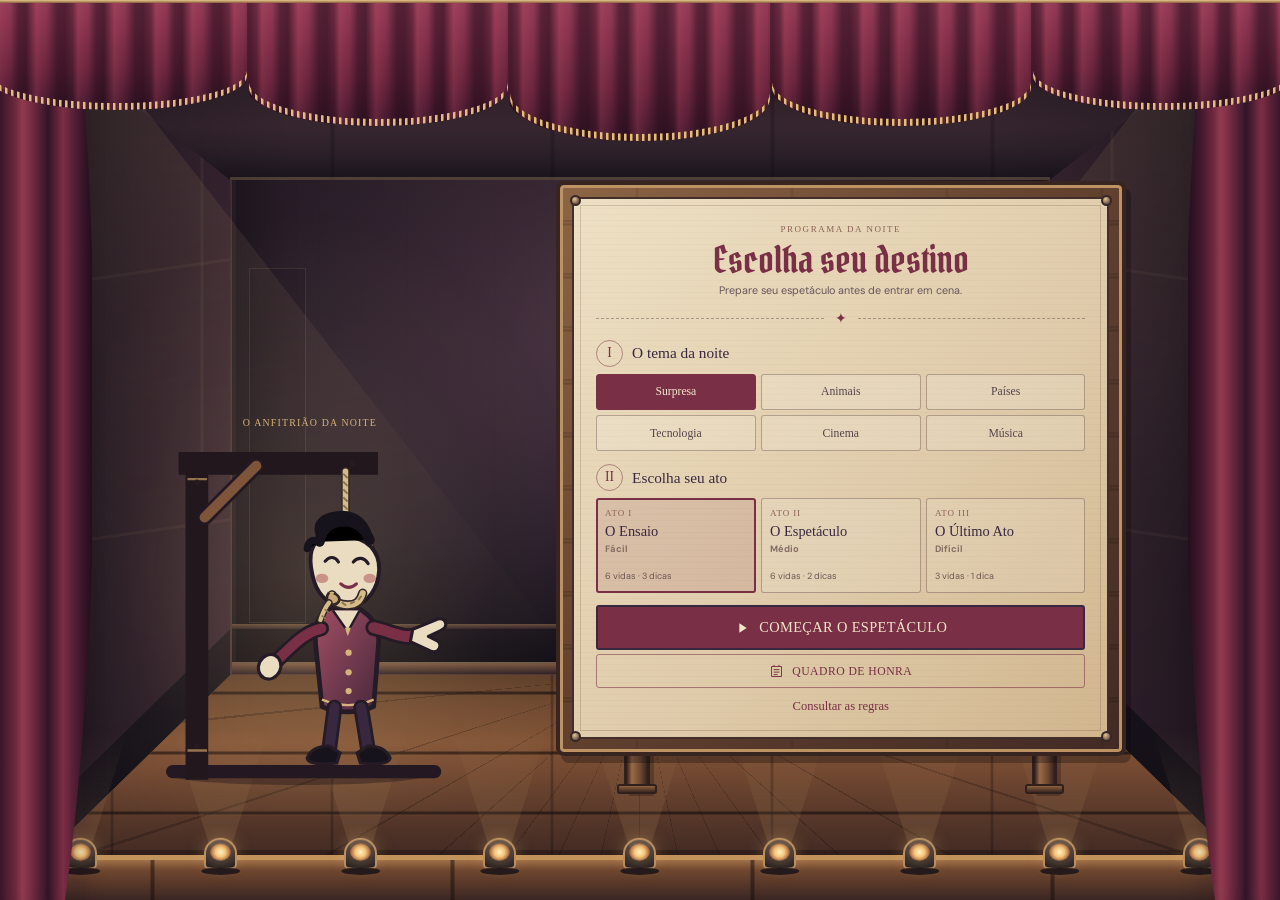
<file: index.html>
<!DOCTYPE html>
<html lang="pt-BR">
<head>
  <meta charset="UTF-8">
  <meta name="viewport" content="width=device-width, initial-scale=1.0">
  <meta name="theme-color" content="#17131c">
  <meta name="description" content="A Forca: entre no Teatro dos Condenados, escolha seu ato e descubra as palavras antes que o espetáculo termine.">
  <title>A FORCA</title>
  <link rel="icon" type="image/svg+xml" href="assets/favicon.svg">
  <link rel="preconnect" href="https://fonts.googleapis.com">
  <link rel="preconnect" href="https://fonts.gstatic.com" crossorigin>
<link rel="stylesheet" href="./css/Global.css">
<link rel="stylesheet" href="./css/Theater.css">
<link rel="stylesheet" href="./css/HomeScreen.css">
</head>
<body class="home-page">
  <div id="homeScreen" class="theater-home">
    <div class="theater-backdrop" aria-hidden="true">
      <div class="backdrop-wall"></div>

      <div class="stage-box">
        <div class="stage-box-ceiling"></div>

        <div class="stage-box-back-wall">
          <div class="back-wall-panel back-wall-panel-left"></div>
          <div class="back-wall-panel back-wall-panel-right"></div>
          <div class="back-wall-molding"></div>
        </div>

        <div class="stage-box-side stage-box-side-left">
          <div class="side-wall-panel"></div>
          <div class="side-wall-molding"></div>
        </div>

        <div class="stage-box-side stage-box-side-right">
          <div class="side-wall-panel"></div>
          <div class="side-wall-molding"></div>
        </div>
      </div>

      <div class="backdrop-spotlight backdrop-spotlight-left"></div>
      <div class="backdrop-spotlight backdrop-spotlight-right"></div>
      <div class="backdrop-vignette"></div>
    </div>

    <div class="theater-proscenium" aria-hidden="true">
      <div class="side-curtain side-curtain-left">
        <div class="curtain-fabric"></div>
        <div class="curtain-fold curtain-fold-one"></div>
        <div class="curtain-fold curtain-fold-two"></div>
        <div class="curtain-fold curtain-fold-three"></div>
      </div>

      <div class="side-curtain side-curtain-right">
        <div class="curtain-fabric"></div>
        <div class="curtain-fold curtain-fold-one"></div>
        <div class="curtain-fold curtain-fold-two"></div>
        <div class="curtain-fold curtain-fold-three"></div>
      </div>

      <div class="proscenium-top">
        <div class="proscenium-fabric"></div>
        <div class="proscenium-pleats"></div>

        <div class="proscenium-swags">
          <div class="proscenium-swag proscenium-swag-one"></div>
          <div class="proscenium-swag proscenium-swag-two"></div>
          <div class="proscenium-swag proscenium-swag-three"></div>
          <div class="proscenium-swag proscenium-swag-four"></div>
          <div class="proscenium-swag proscenium-swag-five"></div>
        </div>

        <div class="proscenium-scallops"></div>
        <div class="proscenium-fringe"></div>
        <div class="proscenium-gold-trim"></div>
      </div>

      <div class="proscenium-trim"></div>
    </div>

    <main class="stage-main">
      <div class="stage-performance">
        <section class="stage-character" aria-label="Personagem do Teatro dos Condenados">
          <div class="character-spotlight" aria-hidden="true"></div>

          <div class="character-speech" id="characterSpeech" aria-live="polite" aria-hidden="true">
            <span class="character-speech-intro">SENHORAS E SENHORES, APRESENTAMOS</span>
            <strong>A FORCA</strong>
          </div>

          <div class="character-introduction">
            <span>O ANFITRIÃO DA NOITE</span>
          </div>

          <div class="character-illustration">
            <div class="home-hangman">
              <svg viewBox="0 0 390 450" role="img" aria-label="Personagem de desenho animado em uma forca de madeira, com um laço de corda ao redor do pescoço">
                <defs>
                  <linearGradient id="stageWood" x1="0" y1="0" x2="1" y2="1">
                    <stop offset="0%" stop-color="#a47b57"/>
                    <stop offset="48%" stop-color="#68442f"/>
                    <stop offset="100%" stop-color="#342324"/>
                  </linearGradient>

                  <linearGradient id="stageSuit" x1="0" y1="0" x2="1" y2="1">
                    <stop offset="0%" stop-color="#a24e63"/>
                    <stop offset="100%" stop-color="#48283c"/>
                  </linearGradient>
                </defs>

                <ellipse cx="180" cy="430" rx="158" ry="11" fill="#100d14" opacity=".35"/>

                <g class="gallows-structure">
                  <path d="M20 424H355" stroke="#241923" stroke-width="17" stroke-linecap="round"/>
                  <path d="M51 420V30" stroke="#21171c" stroke-width="29" stroke-linecap="square"/>
                  <path d="M51 420V30" stroke="url(#stageWood)" stroke-width="22" stroke-linecap="square"/>

                  <path d="M42 30H268" stroke="#21171c" stroke-width="29" stroke-linecap="square"/>
                  <path d="M42 30H268" stroke="url(#stageWood)" stroke-width="21" stroke-linecap="square"/>

                  <path d="M61 99L127 33" stroke="#241923" stroke-width="20" stroke-linecap="round"/>
                  <path d="M61 99L127 33" stroke="#7e543b" stroke-width="13" stroke-linecap="round"/>

                  <path d="M39 50H64M39 397H64" stroke="#c79a64" stroke-width="3" opacity=".7"/>
                  <circle cx="51" cy="54" r="3.5" fill="#261c20"/>
                  <circle cx="51" cy="391" r="3.5" fill="#261c20"/>
                  <circle cx="250" cy="30" r="4" fill="#261c20"/>
                </g>

                <g class="gallows-rope">
                  <path d="M241 40V109" fill="none" stroke="#342826" stroke-width="11" stroke-linecap="round"/>
                  <path d="M241 40V109" fill="none" stroke="#d6bc8b" stroke-width="7" stroke-linecap="round"/>

                  <path d="M239 44L243 48M239 54L243 58M239 64L243 68M239 74L243 78M239 84L243 88M239 94L243 98" stroke="#8e734f" stroke-width="2.5" stroke-linecap="round"/>

                  <path d="M241 109C221 109 210 124 210 145C210 165 219 187 224 198" fill="none" stroke="#342826" stroke-width="11" stroke-linecap="round"/>
                  <path d="M241 109C221 109 210 124 210 145C210 165 219 187 224 198" fill="none" stroke="#d6bc8b" stroke-width="7" stroke-linecap="round"/>

                  <path d="M241 109C261 109 273 124 273 145C273 164 268 182 263 196" fill="none" stroke="#342826" stroke-width="11" stroke-linecap="round"/>
                  <path d="M241 109C261 109 273 124 273 145C273 164 268 182 263 196" fill="none" stroke="#d6bc8b" stroke-width="7" stroke-linecap="round"/>
                </g>

                <g class="home-part" id="homeHead">
                  <path d="M208 129C197 109 206 96 230 93C256 90 274 107 273 130" fill="#17131c" stroke="#17131c" stroke-width="4"/>

                  <path d="M208 127C194 136 194 157 201 181C207 200 223 214 242 214C263 214 279 197 283 175C288 150 275 129 251 125C234 122 220 123 208 127Z" fill="#e9dcc1" stroke="#241b26" stroke-width="5"/>

                  <path d="M215 155C221 148 228 149 232 156M251 156C257 149 265 150 270 158" stroke="#241b26" stroke-width="4" stroke-linecap="round" fill="none"/>
                  <path d="M235 184Q245 193 255 184" stroke="#792f45" stroke-width="4" stroke-linecap="round" fill="none"/>

                  <ellipse cx="211" cy="177" rx="8" ry="6" fill="#b96c69" opacity=".65"/>
                  <ellipse cx="272" cy="177" rx="8" ry="6" fill="#b96c69" opacity=".65"/>

                  <path d="M208 130C211 111 225 104 240 104C254 104 266 113 272 128" stroke="#17131c" stroke-width="13" stroke-linecap="round"/>
                  <path d="M209 131C199 125 193 130 192 139" stroke="#17131c" stroke-width="9" stroke-linecap="round"/>
                </g>

                <g class="home-part" id="homeBody">
                  <path d="M222 215C204 223 201 239 203 263L211 341C229 350 257 350 277 341L283 264C286 240 274 224 257 215Z" fill="url(#stageSuit)" stroke="#241b26" stroke-width="6" stroke-linejoin="round"/>

                  <path d="M225 218L244 245L259 218" fill="#e9dcc1" stroke="#241b26" stroke-width="3"/>
                  <path d="M240 240L244 251L248 240" fill="#d6b37a"/>

                  <circle cx="245" cy="272" r="4" fill="#d6b37a"/>
                  <circle cx="245" cy="297" r="4" fill="#d6b37a"/>
                  <circle cx="245" cy="321" r="4" fill="#d6b37a"/>

                  <path d="M211 332Q245 346 277 332" stroke="#d6b37a" stroke-width="3" fill="none"/>
                </g>

                <g class="home-part" id="homeArmL">
                  <path d="M210 241C185 247 169 268 149 286" fill="none" stroke="#241b26" stroke-width="20" stroke-linecap="round"/>
                  <path d="M210 241C185 247 169 268 149 286" fill="none" stroke="#792f45" stroke-width="13" stroke-linecap="round"/>
                  <ellipse cx="144" cy="290" rx="14" ry="16" fill="#e9dcc1" stroke="#241b26" stroke-width="4" transform="rotate(25 144 290)"/>
                </g>

                <g class="home-part character-pointing-arm" id="homeArmR">
                  <path d="M277 240C301 245 316 257 337 248" fill="none" stroke="#241b26" stroke-width="21" stroke-linecap="round"/>
                  <path d="M277 240C301 245 316 257 337 248" fill="none" stroke="#792f45" stroke-width="14" stroke-linecap="round"/>

                  <path d="M327 242L359 229Q367 227 369 234Q371 240 362 244L347 251L359 257Q365 263 359 269Q354 273 346 268L324 258Z" fill="#e9dcc1" stroke="#241b26" stroke-width="4" stroke-linejoin="round"/>
                </g>

                <g class="home-part" id="homeLegL">
                  <path d="M227 342L220 397" stroke="#241b26" stroke-width="20" stroke-linecap="round"/>
                  <path d="M227 342L220 397" stroke="#38283f" stroke-width="13" stroke-linecap="round"/>
                  <path d="M220 391Q197 392 192 407Q194 417 230 413L234 400Z" fill="#17131c" stroke="#241b26" stroke-width="4"/>
                </g>

                <g class="home-part" id="homeLegR">
                  <path d="M261 342L270 397" stroke="#241b26" stroke-width="20" stroke-linecap="round"/>
                  <path d="M261 342L270 397" stroke="#38283f" stroke-width="13" stroke-linecap="round"/>
                  <path d="M270 391Q293 392 298 407Q296 417 260 413L256 400Z" fill="#17131c" stroke="#241b26" stroke-width="4"/>
                </g>

                <g class="gallows-rope-front">
                  <path d="M224 198C226 207 233 211 244 211C254 211 260 207 263 196" fill="none" stroke="#342826" stroke-width="12" stroke-linecap="round"/>
                  <path d="M224 198C226 207 233 211 244 211C254 211 260 207 263 196" fill="none" stroke="#d6bc8b" stroke-width="8" stroke-linecap="round"/>

                  <path d="M227 203L231 207M237 208L241 211M248 209L252 207M258 204L261 200" stroke="#8e734f" stroke-width="2.5" stroke-linecap="round"/>

                  <path d="M220 195C217 199 216 204 220 208C224 212 231 211 233 205C234 201 230 197 226 196" fill="#c9a977" stroke="#342826" stroke-width="3.5" stroke-linejoin="round"/>

                  <path d="M220 208C215 214 212 221 209 230" fill="none" stroke="#342826" stroke-width="9" stroke-linecap="round"/>
                  <path d="M220 208C215 214 212 221 209 230" fill="none" stroke="#d6bc8b" stroke-width="5.5" stroke-linecap="round"/>

                  <path d="M215 217L219 220M211 225L215 228" stroke="#8e734f" stroke-width="2" stroke-linecap="round"/>
                </g>
              </svg>
            </div>
          </div>
        </section>

        <section class="stage-sign" aria-labelledby="signTitle">
          <div class="sign-board">
            <div class="sign-board-inner">
              <div class="sign-heading">
                <span class="sign-eyebrow">PROGRAMA DA NOITE</span>
                <h2 id="signTitle">Escolha seu destino</h2>
                <p>Prepare seu espetáculo antes de entrar em cena.</p>
              </div>

              <div class="sign-divider" aria-hidden="true">
                <span></span>
                <span class="sign-divider-symbol">✦</span>
                <span></span>
              </div>

              <div class="home-category-section">
                <div class="sign-section-heading">
                  <span class="sign-section-number">I</span>
                  <h3 id="categoryHeading">O tema da noite</h3>
                </div>

                <div class="home-category-options" id="categoryOptions" role="group" aria-labelledby="categoryHeading">
                  <button type="button" data-cat="random" class="active" aria-pressed="true">Surpresa</button>
                  <button type="button" data-cat="animais" aria-pressed="false">Animais</button>
                  <button type="button" data-cat="paises" aria-pressed="false">Países</button>
                  <button type="button" data-cat="tecnologia" aria-pressed="false">Tecnologia</button>
                  <button type="button" data-cat="cinema" aria-pressed="false">Cinema</button>
                  <button type="button" data-cat="musica" aria-pressed="false">Música</button>
                </div>
              </div>

              <div class="home-diff-section">
                <div class="sign-section-heading">
                  <span class="sign-section-number">II</span>
                  <h3 id="difficultyHeading">Escolha seu ato</h3>
                </div>

                <div class="home-diff-options" role="group" aria-labelledby="difficultyHeading">
                  <button type="button" data-diff="easy" class="active" aria-pressed="true">
                    <span class="diff-act-number">ATO I</span>
                    <span class="diff-label">O Ensaio</span>
                    <span class="diff-description">Fácil</span>
                    <span class="diff-detail">6 vidas · 3 dicas</span>
                  </button>

                  <button type="button" data-diff="medium" aria-pressed="false">
                    <span class="diff-act-number">ATO II</span>
                    <span class="diff-label">O Espetáculo</span>
                    <span class="diff-description">Médio</span>
                    <span class="diff-detail">6 vidas · 2 dicas</span>
                  </button>

                  <button type="button" data-diff="hard" aria-pressed="false">
                    <span class="diff-act-number">ATO III</span>
                    <span class="diff-label">O Último Ato</span>
                    <span class="diff-description">Difícil</span>
                    <span class="diff-detail">3 vidas · 1 dica</span>
                  </button>
                </div>
              </div>

              <div class="sign-actions">
                <button class="home-btn-play" id="playBtn" type="button">
                  <svg viewBox="0 0 24 24" fill="none" aria-hidden="true">
                    <path d="M8 5L19 12L8 19V5Z" fill="currentColor"/>
                  </svg>
                  <span>COMEÇAR O ESPETÁCULO</span>
                </button>
                  <button class="home-btn-history" id="historyHomeBtn" type="button">
                    <svg viewBox="0 0 24 24" fill="none" aria-hidden="true">
                      <path d="M4 4H20V20H4V4Z" stroke="currentColor" stroke-width="1.5"/>
                      <path d="M8 9H16M8 13H16M8 17H13" stroke="currentColor" stroke-width="1.5" stroke-linecap="round"/>
                      <path d="M8 4V2M16 4V2" stroke="currentColor" stroke-width="1.5" stroke-linecap="round"/>
                    </svg>
                    <span>QUADRO DE HONRA</span>
                  </button>
                <button class="home-btn-rules" id="rulesHomeBtn" type="button">
                  Consultar as regras
                </button>
              </div>
            </div>

            <span class="sign-nail sign-nail-top-left" aria-hidden="true"></span>
            <span class="sign-nail sign-nail-top-right" aria-hidden="true"></span>
            <span class="sign-nail sign-nail-bottom-left" aria-hidden="true"></span>
            <span class="sign-nail sign-nail-bottom-right" aria-hidden="true"></span>
          </div>

          <div class="sign-supports" aria-hidden="true">
            <div class="sign-support sign-support-left"></div>
            <div class="sign-support sign-support-right"></div>
          </div>
        </section>
      </div>
    </main>

    <div class="stage-floor" aria-hidden="true">
      <div class="stage-floor-back"></div>
      <div class="stage-floor-planks"></div>
      <div class="stage-floor-front"></div>

      <div class="footlights">
        <div class="footlight"><span></span></div>
        <div class="footlight"><span></span></div>
        <div class="footlight"><span></span></div>
        <div class="footlight"><span></span></div>
        <div class="footlight"><span></span></div>
        <div class="footlight"><span></span></div>
        <div class="footlight"><span></span></div>
        <div class="footlight"><span></span></div>
        <div class="footlight"><span></span></div>
      </div>
    </div>

    <div class="curtain-transition" id="curtainTransition" aria-hidden="true">
      <div class="transition-curtain transition-curtain-left">
        <div class="transition-curtain-folds"></div>
        <div class="transition-curtain-trim"></div>
      </div>

      <div class="transition-curtain transition-curtain-right">
        <div class="transition-curtain-folds"></div>
        <div class="transition-curtain-trim"></div>
      </div>

      <div class="transition-curtain-valance"></div>
    </div>
  </div>

<div class="history-modal-overlay theater-modal-overlay" id="historyModal" hidden>
  <div class="history-modal theater-modal" role="dialog" aria-modal="true" aria-labelledby="historyModalTitle" tabindex="-1">
    <button class="history-modal-close theater-modal-close" id="historyCloseBtn" type="button" aria-label="Fechar histórico">
      &times;
    </button>

    <div class="history-modal-heading">
      <span class="history-modal-eyebrow theater-modal-eyebrow">OS REGISTROS DO TEATRO</span>
      <h2 class="theater-modal-title" id="historyModalTitle">Quadro de Honra</h2>
      <p class="theater-modal-description">Os melhores desempenhos registrados neste navegador.</p>
    </div>

    <div class="history-table-heading">
      <span>POSIÇÃO</span>
      <span>ACERTOS</span>
      <span>ERROS</span>
      <span>DATA</span>
    </div>

    <div class="history-list" id="historyList"></div>

    <div class="history-modal-footer">
      <span>OS DEZ MELHORES ESPETÁCULOS</span>
    </div>
  </div>
</div>

<div class="rules-modal-overlay theater-modal-overlay" id="rulesModal" style="display:none;">
  <div class="rules-modal-content theater-modal" role="dialog" aria-modal="true" aria-labelledby="rulesTitle">
    <button class="rules-close theater-modal-close" id="rulesCloseBtn" type="button" aria-label="Fechar regras">×</button>

    <h2 class="theater-modal-title" id="rulesTitle">As regras do espetáculo</h2>

    <ul class="theater-modal-list">
      <li><strong>O objetivo:</strong> descubra a palavra antes que suas chances acabem.</li>
      <li><strong>As letras:</strong> escolha uma letra por vez para tentar revelar a palavra.</li>
      <li><strong>Os erros:</strong> cada erro aproxima o personagem de seu destino.</li>
      <li><strong>As dicas:</strong> revele letras quando precisar de ajuda.</li>
      <li><strong>O Ensaio:</strong> 6 vidas, 3 dicas e 10 rodadas.</li>
      <li><strong>O Espetáculo:</strong> 6 vidas, 2 dicas e 8 rodadas.</li>
      <li><strong>O Último Ato:</strong> 3 vidas, 1 dica, 6 rodadas e 30 segundos por desafio.</li>
    </ul>
  </div>
</div>

  <div class="toast-notification" id="toastNotification" role="status" aria-live="polite">
    <button class="toast-close" id="toastClose" type="button" aria-label="Fechar notificação">×</button>
    <span class="toast-icon" id="toastIcon" aria-hidden="true">!</span>
    <span id="toastMessage">Escolha um ato!</span>
  </div>

  <script src="./js/main.js"></script>
</body>
</html>
</file>
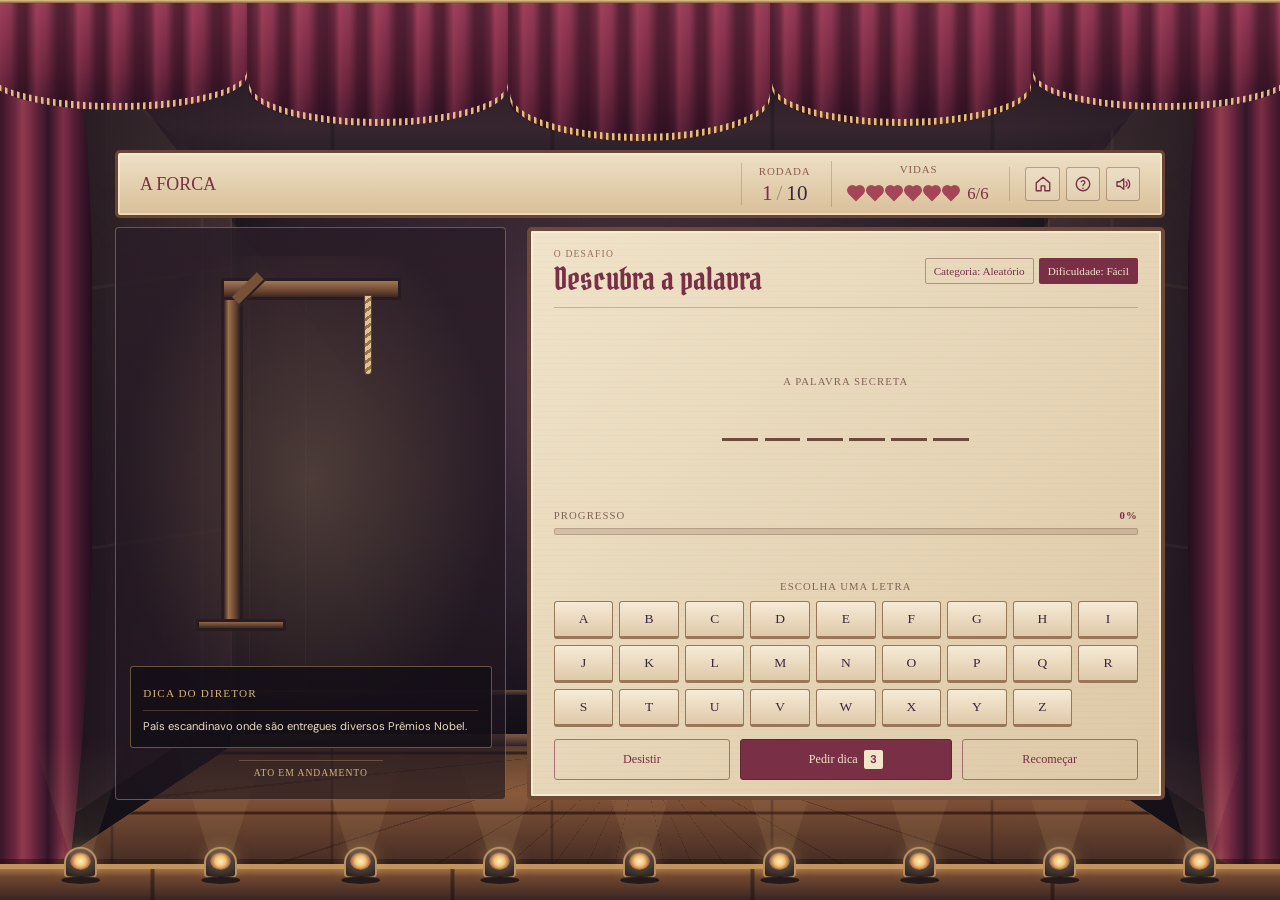
<file: GameScreen.html>
<!DOCTYPE html>
<html lang="pt-BR">
<head>
  <meta charset="UTF-8">
  <meta name="viewport" content="width=device-width, initial-scale=1.0">
  <meta name="theme-color" content="#17131c">
  <meta name="description" content="A Forca — O Teatro dos Condenados. Descubra as palavras antes que o espetáculo termine.">
  <title>A FORCA | Partida</title>
  <link rel="icon" type="image/svg+xml" href="assets/favicon.svg">

  <link rel="preconnect" href="https://fonts.googleapis.com">
  <link rel="preconnect" href="https://fonts.gstatic.com" crossorigin>
  <link href="https://fonts.googleapis.com/css2?family=DM+Sans:wght@400;500;600;700&family=IM+Fell+English+SC&family=Pirata+One&display=swap" rel="stylesheet">

  <link rel="stylesheet" href="./css/Global.css">
  <link rel="stylesheet" href="./css/Theater.css">
  <link rel="stylesheet" href="./css/GameScreen.css">
</head>

<body class="game-page">
  <div class="app theater-game" id="appContainer">
    <div id="fireBackground" class="fire-background" aria-hidden="true">
      <canvas id="fireCanvas"></canvas>
    </div>
    <div class="theater-backdrop" aria-hidden="true">
      <div class="backdrop-wall"></div>

      <div class="stage-box">
        <div class="stage-box-ceiling"></div>

        <div class="stage-box-back-wall">
          <div class="back-wall-panel back-wall-panel-left"></div>
          <div class="back-wall-panel back-wall-panel-right"></div>
          <div class="back-wall-molding"></div>
        </div>

        <div class="stage-box-side stage-box-side-left">
          <div class="side-wall-panel"></div>
          <div class="side-wall-molding"></div>
        </div>

        <div class="stage-box-side stage-box-side-right">
          <div class="side-wall-panel"></div>
          <div class="side-wall-molding"></div>
        </div>
      </div>

      <div class="backdrop-spotlight backdrop-spotlight-left"></div>
      <div class="backdrop-spotlight backdrop-spotlight-right"></div>
      <div class="backdrop-vignette"></div>
    </div>

    <div class="theater-proscenium" aria-hidden="true">
      <div class="side-curtain side-curtain-left">
        <div class="curtain-fabric"></div>
        <div class="curtain-fold curtain-fold-one"></div>
        <div class="curtain-fold curtain-fold-two"></div>
        <div class="curtain-fold curtain-fold-three"></div>
      </div>

      <div class="side-curtain side-curtain-right">
        <div class="curtain-fabric"></div>
        <div class="curtain-fold curtain-fold-one"></div>
        <div class="curtain-fold curtain-fold-two"></div>
        <div class="curtain-fold curtain-fold-three"></div>
      </div>

      <div class="proscenium-top">
        <div class="proscenium-fabric"></div>
        <div class="proscenium-pleats"></div>

        <div class="proscenium-swags">
          <div class="proscenium-swag proscenium-swag-one"></div>
          <div class="proscenium-swag proscenium-swag-two"></div>
          <div class="proscenium-swag proscenium-swag-three"></div>
          <div class="proscenium-swag proscenium-swag-four"></div>
          <div class="proscenium-swag proscenium-swag-five"></div>
        </div>

        <div class="proscenium-scallops"></div>
        <div class="proscenium-fringe"></div>
        <div class="proscenium-gold-trim"></div>
      </div>

      <div class="proscenium-trim"></div>
    </div>

    <main class="game-stage">
      <div class="game-status">
        <div class="game-status-intro">
          <span class="status-eyebrow"></span>
          <strong>A FORCA</strong>
        </div>

        <div class="game-status-item game-status-round">
          <span class="status-label">RODADA</span>

          <div class="status-value">
            <strong id="wordCounter">1</strong>
            <span class="status-separator">/</span>
            <span id="maxRoundsDisplay">10</span>
          </div>
        </div>

        <span id="wrongGuesses" hidden>0</span>
        <span id="maxGuessesDisplay" hidden>6</span>

        <div class="game-status-item game-status-lives">
          <span class="status-label">VIDAS</span>

          <div class="status-lives-value">
            <div class="lives" id="heartsContainer" aria-label="Vidas restantes">
              <span class="heart"></span>
              <span class="heart"></span>
              <span class="heart"></span>
              <span class="heart"></span>
              <span class="heart"></span>
              <span class="heart"></span>
            </div>

            <span class="lives-counter" id="livesCounter">6</span>
          </div>
        </div>

        <div class="timer" id="timerDisplay" aria-live="polite"></div>

        <div class="game-status-controls">
          <button
            class="btn-icon btn-home"
            id="homeBtn"
            type="button"
            aria-label="Voltar ao início"
            title="Voltar ao início"
          >
            <svg viewBox="0 0 24 24" fill="none" aria-hidden="true">
              <path
                d="M3 10.5L12 3L21 10.5V21H14.5V14.5H9.5V21H3V10.5Z"
                stroke="currentColor"
                stroke-width="1.8"
                stroke-linejoin="round"
              />
            </svg>
          </button>

          <button
            class="btn-icon btn-rules-header"
            id="rulesHeaderBtn"
            type="button"
            aria-label="Como jogar"
            title="Como jogar"
          >
            <svg viewBox="0 0 24 24" fill="none" aria-hidden="true">
              <circle
                cx="12"
                cy="12"
                r="9"
                stroke="currentColor"
                stroke-width="1.8"
              />
              <path
                d="M9.7 9A2.5 2.5 0 0 1 14.5 10C14.5 12 12 12 12 14"
                stroke="currentColor"
                stroke-width="1.8"
                stroke-linecap="round"
              />
              <circle cx="12" cy="17.5" r="1" fill="currentColor"/>
            </svg>
          </button>

          <button
            class="btn-icon btn-mute"
            id="muteBtn"
            type="button"
            aria-label="Alternar som"
            title="Alternar som"
          >
            <svg viewBox="0 0 24 24" fill="none" aria-hidden="true">
              <path
                d="M4 9V15H8L13 19V5L8 9H4Z"
                stroke="currentColor"
                stroke-width="1.8"
                stroke-linejoin="round"
              />
              <path
                d="M16 9C17 9.8 17.5 10.8 17.5 12C17.5 13.2 17 14.2 16 15M18.5 6.5C20.2 7.9 21 9.7 21 12C21 14.3 20.2 16.1 18.5 17.5"
                stroke="currentColor"
                stroke-width="1.8"
                stroke-linecap="round"
              />
            </svg>
          </button>
        </div>
      </div>

      <div class="game-stage-content">
        <section class="execution-area" aria-label="Palco da forca">

          <div class="execution-spotlight" aria-hidden="true"></div>

          <div class="hangman-container">
            <div class="gallows">
              <div class="pole"></div>
              <div class="top-beam"></div>
              <div class="rope"></div>
            </div>

            <div class="hangman-figure" id="hangmanFigure">
              <div class="head" id="headPart">
                <div class="face">
                  <span class="eye left"></span>
                  <span class="eye right"></span>
                  <span class="mouth"></span>
                </div>
              </div>

              <div class="body" id="bodyPart"></div>
              <div class="arm left" id="armLeftPart"></div>
              <div class="arm right" id="armRightPart"></div>
              <div class="leg left" id="legLeftPart"></div>
              <div class="leg right" id="legRightPart"></div>
            </div>
          </div>

          <section class="hint-container" aria-label="Dica da palavra">
            <div class="footer-section-heading">
              <span class="hint-label">DICA DO DIRETOR</span>
            </div>

            <div class="hint">
              <span id="hintText">A dica aparecerá aqui.</span>
            </div>
          </section>

          <div class="execution-caption">
            <span>ATO EM ANDAMENTO</span>
          </div>
        </section>

        <section class="game-panel" aria-label="Painel da partida">
          <div class="game-panel-heading">
            <div class="panel-heading-copy">
              <span class="panel-eyebrow">O DESAFIO</span>
              <h1>Descubra a palavra</h1>
            </div>

            <div class="panel-meta">
              <span class="category-badge" id="categoryBadge">Surpresa</span>
              <span class="difficulty-badge" id="difficultyBadge">Fácil</span>
            </div>
          </div>

          <div class="word-container">
            <span class="word-container-label">A PALAVRA SECRETA</span>
            <div class="word-display" id="wordDisplay" aria-live="polite"></div>
          </div>

          <div class="progress-area">
            <div class="progress-label">
              <span>PROGRESSO</span>
              <span class="progress-text" id="progressText">0%</span>
            </div>

            <div class="progress-bar">
              <div class="progress-fill" id="progressFill"></div>
            </div>
          </div>

          <div class="message" id="message" aria-live="polite"></div>

          <div class="keyboard-section">
            <div class="keyboard-heading">
              <span>ESCOLHA UMA LETRA</span>
            </div>

            <div class="keyboard" id="keyboard"></div>
          </div>

          <div class="bottom-actions">
            <button class="btn-give-up" id="giveUpBtn" type="button">
              Desistir
            </button>

            <button class="btn-hint" id="hintBtn" type="button">
              Pedir dica
              <span id="hintCount">3</span>
            </button>

            <button class="btn-restart" id="restartBtn" type="button">
              Recomeçar
            </button>
          </div>
        </section>
      </div>
    </main>

    <div class="stage-floor" aria-hidden="true">
      <div class="stage-floor-back"></div>
      <div class="stage-floor-planks"></div>
      <div class="stage-floor-front"></div>

      <div class="footlights">
        <div class="footlight"><span></span></div>
        <div class="footlight"><span></span></div>
        <div class="footlight"><span></span></div>
        <div class="footlight"><span></span></div>
        <div class="footlight"><span></span></div>
        <div class="footlight"><span></span></div>
        <div class="footlight"><span></span></div>
        <div class="footlight"><span></span></div>
        <div class="footlight"><span></span></div>
      </div>
    </div>
  </div>

<div class="rules-modal-overlay theater-modal-overlay" id="rulesModal" style="display: none;">
  <div
    class="rules-modal-content theater-modal"
    role="dialog"
    aria-modal="true"
    aria-labelledby="rulesTitle"
  >
    <button
      class="rules-close theater-modal-close"
      id="rulesCloseBtn"
      type="button"
      aria-label="Fechar regras"
    >
      ×
    </button>

    <span class="rules-eyebrow theater-modal-eyebrow">
      O PROGRAMA DA NOITE
    </span>

    <h2 class="theater-modal-title" id="rulesTitle">
      As regras do espetáculo
    </h2>

    <ul class="theater-modal-list">
      <li>
        <strong>O objetivo:</strong>
        descubra a palavra antes que suas chances acabem.
      </li>

      <li>
        <strong>As letras:</strong>
        escolha uma letra por vez para revelar a palavra.
      </li>

      <li>
        <strong>Os erros:</strong>
        cada erro aproxima o personagem de seu destino.
      </li>

      <li>
        <strong>As dicas:</strong>
        revele letras quando precisar de ajuda.
      </li>

      <li>
        <strong>O Ensaio:</strong>
        6 vidas, 3 dicas e 10 rodadas.
      </li>

      <li>
        <strong>O Espetáculo:</strong>
        6 vidas, 2 dicas e 8 rodadas.
      </li>

      <li>
        <strong>O Último Ato:</strong>
        3 vidas, 1 dica, 6 rodadas e 30 segundos por desafio.
      </li>
    </ul>

    <p class="rules-ending theater-modal-ending">
      Que comece o espetáculo.
    </p>
  </div>
</div>

  <div id="rankingList" hidden></div>

  <script src="./js/base64.js"></script>
  <script src="./js/word-engine.js"></script>
  <script src="./js/script.js"></script>
</body>
</html>
</file>
<file: css/Global.css>
@import url('https://fonts.googleapis.com/css2?family=DM+Sans:wght@400;500;600;700;800&family=IM+Fell+English+SC&family=Pirata+One&display=swap');

:root {
  --primary: #b96c69;
  --secondary: #d6b37a;
  --accent: #8da68a;
  --dark: #17131c;
  --light: #e9dcc1;
  --success: #8da68a;
  --error: #c76568;
  --warning: #d6b37a;

  --color-night: #17131c;
  --color-night-deep: #100d14;
  --color-plum: #38283f;
  --color-plum-light: #50384f;
  --color-wine: #792f45;
  --color-wine-light: #a34b60;
  --color-gold: #d6b37a;
  --color-gold-light: #edcf9a;
  --color-paper: #e9dcc1;
  --color-paper-dark: #cbb996;
  --color-sage: #8da68a;
  --color-ink: #241b26;

  --surface-base: #17131c;
  --surface-raised: #211a27;
  --surface-panel: #302338;
  --surface-paper: #e9dcc1;

  --text-primary: #e9dcc1;
  --text-secondary: #c5b6a5;
  --text-muted: #988a91;
  --text-dark: #241b26;

  --border-subtle: rgba(214, 179, 122, 0.2);
  --border-medium: rgba(214, 179, 122, 0.42);
  --border-strong: #d6b37a;

  --font-display: 'Pirata One', Georgia, serif;
  --font-theater: 'IM Fell English SC', Georgia, serif;
  --font-body: 'DM Sans', Arial, sans-serif;

  --radius-sm: 5px;
  --radius-md: 10px;
  --radius-lg: 16px;

  --transition-fast: 180ms ease;
  --transition-normal: 280ms ease;
  --transition-slow: 450ms ease;
}

*,
*::before,
*::after {
  box-sizing: border-box;
}

* {
  margin: 0;
  padding: 0;
}

html {
  min-width: 320px;
  min-height: 100%;
  scroll-behavior: smooth;
  -webkit-text-size-adjust: 100%;
}

body {
  min-width: 320px;
  min-height: 100vh;
  min-height: 100dvh;
  background: var(--color-night);
  color: var(--text-primary);
  font-family: var(--font-body);
  font-size: 16px;
  font-weight: 400;
  line-height: 1.5;
  overflow-x: hidden;
  -webkit-font-smoothing: antialiased;
}

body::selection {
  background: var(--color-wine);
  color: var(--color-paper);
}

::selection {
  background: var(--color-wine);
  color: var(--color-paper);
}

button,
input,
select,
textarea {
  font: inherit;
}

button {
  cursor: pointer;
  -webkit-tap-highlight-color: transparent;
}

button:disabled {
  cursor: not-allowed;
}

button,
a {
  touch-action: manipulation;
}

a {
  color: inherit;
  text-decoration: none;
}

img,
svg,
canvas,
video {
  max-width: 100%;
}

img,
video {
  display: block;
}

svg {
  flex-shrink: 0;
}

h1,
h2,
h3,
h4,
h5,
h6 {
  line-height: 1.15;
  font-weight: 400;
}

:focus-visible {
  outline: 2px solid var(--color-gold-light);
  outline-offset: 4px;
}

:focus:not(:focus-visible) {
  outline: none;
}

[hidden] {
  display: none !important;
}

.fire-background {
  position: fixed;
  inset: 0;
  z-index: -2;
  overflow: hidden;
  background: var(--color-night-deep);
  pointer-events: none;
}

.fire-canvas {
  position: absolute;
  inset: 0;
  width: 100%;
  height: 100%;
  opacity: 0;
  visibility: hidden;
}

.pixel-fire-overlay {
  position: absolute;
  inset: 0;
  background:
    radial-gradient(
      ellipse at 50% 100%,
      rgba(121, 47, 69, 0.18),
      transparent 65%
    );
  pointer-events: none;
}

.toast-notification {
  position: fixed;
  bottom: 28px;
  left: 50%;
  z-index: 99999;
  display: flex;
  align-items: center;
  gap: 12px;
  width: max-content;
  max-width: min(440px, calc(100vw - 32px));
  min-height: 60px;
  padding: 14px 52px 14px 18px;
  background: var(--color-paper);
  color: var(--color-ink);
  border: 2px solid var(--color-ink);
  border-left: 6px solid var(--color-wine);
  border-radius: var(--radius-sm);
  box-shadow: 0 12px 36px rgba(0, 0, 0, 0.24);
  font-family: var(--font-body);
  font-size: 0.85rem;
  font-weight: 600;
  line-height: 1.4;
  text-align: left;
  opacity: 0;
  visibility: hidden;
  pointer-events: none;
  transform: translate(-50%, 25px);
  transition:
    opacity var(--transition-normal),
    visibility var(--transition-normal),
    transform var(--transition-normal);
}

.toast-notification.show {
  opacity: 1;
  visibility: visible;
  pointer-events: auto;
  transform: translate(-50%, 0);
}

.toast-icon {
  display: inline-flex;
  align-items: center;
  justify-content: center;
  flex-shrink: 0;
  width: 24px;
  height: 24px;
  color: var(--color-wine);
  font-size: 1.25rem;
}

.toast-notification #toastMessage {
  min-width: 0;
  overflow-wrap: anywhere;
}

.toast-close {
  position: absolute;
  top: 50%;
  right: 12px;
  display: flex;
  align-items: center;
  justify-content: center;
  width: 28px;
  height: 28px;
  padding: 0;
  background: transparent;
  color: var(--color-ink);
  border: none;
  border-radius: 50%;
  font-family: var(--font-body);
  font-size: 1.1rem;
  transform: translateY(-50%);
  transition:
    background var(--transition-fast),
    color var(--transition-fast);
}

.toast-close:hover {
  background: var(--color-wine);
  color: var(--color-paper);
}

@keyframes modal-entrance {
  from {
    opacity: 0;
    transform: translateY(14px) scale(0.98);
  }

  to {
    opacity: 1;
    transform: translateY(0) scale(1);
  }
}

@media (max-width: 768px) {


  .toast-notification {
    bottom: 18px;
  }
}

@media (max-width: 480px) {


  .rules-close {
    top: 12px;
    right: 12px;
    width: 32px;
    height: 32px;
  }

  .toast-notification {
    bottom: 12px;
    padding: 12px 44px 12px 14px;
    font-size: 0.78rem;
  }
}

@media (prefers-reduced-motion: reduce) {
  *,
  *::before,
  *::after {
    scroll-behavior: auto !important;
    animation-duration: 0.01ms !important;
    animation-iteration-count: 1 !important;
    transition-duration: 0.01ms !important;
  }
}
</file>
<file: css/Theater.css>
.theater-home,
.theater-game {
  --stage-gold: #d6b37a;
  --stage-cream: #e9dcc1;
  --stage-wine: #792f45;
  --stage-dark: #17131c;
  --stage-floor-height: clamp(145px, 25dvh, 290px);
  --stage-floor-front: clamp(28px, 5dvh, 52px);
  --stage-side-space: clamp(75px, 9vw, 150px);
  --stage-top-space: clamp(135px, 21dvh, 205px);
  --stage-box-depth: 18%;
  position: relative;
  isolation: isolate;
  width: 100%;
  height: 100dvh;
  min-height: 0;
  overflow: hidden;
  background: #17131c;
}

.theater-home *,
.theater-home *::before,
.theater-home *::after,
.theater-game *,
.theater-game *::before,
.theater-game *::after {
  box-sizing: border-box;
}

.theater-backdrop {
  position: absolute;
  inset: 0;
  z-index: 0;
  overflow: hidden;
  pointer-events: none;
}

.backdrop-wall {
  position: absolute;
  inset: 0;
  background: radial-gradient(ellipse at 50% 40%, rgba(116,77,91,.3), transparent 65%), linear-gradient(180deg,#211923,#17131c);
}

.stage-box {
  position: absolute;
  inset: 0;
  overflow: hidden;
  perspective: 1000px;
}

.stage-box-back-wall {
  position: absolute;
  top: 12%;
  right: var(--stage-box-depth);
  bottom: calc(var(--stage-floor-height) - 1px);
  left: var(--stage-box-depth);
  z-index: 1;
  overflow: hidden;
  background: radial-gradient(ellipse at 50% 40%,rgba(116,77,91,.42),transparent 70%), repeating-linear-gradient(90deg,transparent 0 85px,rgba(14,9,17,.08) 86px,transparent 88px),linear-gradient(180deg,#392936,#241c2a 75%,#19141e);
  border: 2px solid #50363b;
  box-shadow: inset 0 0 0 4px rgba(214,179,122,.08),inset 0 0 60px rgba(8,6,11,.45);
}

.stage-box-back-wall::before {
  content: "";
  position: absolute;
  inset: 0;
  background: radial-gradient(ellipse at 50% 45%,transparent 20%,rgba(8,6,11,.42) 100%);
}

.stage-box-back-wall::after {
  content: "";
  position: absolute;
  right: 0;
  bottom: 0;
  left: 0;
  height: 12px;
  background: linear-gradient(180deg,#765340,#2e2025);
  border-top: 2px solid rgba(214,179,122,.35);
}

.stage-box-ceiling {
  position: absolute;
  top: 0;
  right: 0;
  left: 0;
  z-index: 3;
  height: 20%;
  background: repeating-linear-gradient(90deg,transparent 0 110px,rgba(10,7,12,.22) 111px 114px,transparent 115px 220px),linear-gradient(180deg,#211820,#3b2932 70%,#251c28);
  clip-path: polygon(0 0,100% 0,82% 100%,18% 100%);
  box-shadow: inset 0 -12px 25px rgba(0,0,0,.3);
}

.stage-box-ceiling::after {
  content: "";
  position: absolute;
  right: 18%;
  bottom: 0;
  left: 18%;
  height: 3px;
  background: rgba(214,179,122,.3);
}

.stage-box-side {
  position: absolute;
  top: 0;
  bottom: calc(var(--stage-floor-front) + 1px);
  z-index: 2;
  width: 50%;
  overflow: hidden;
}

.stage-box-side-left {
  left: 0;
  clip-path: polygon(0 0,36% 12%,36% calc(100% - var(--stage-floor-height)),0 100%);
  background: linear-gradient(90deg,#221923,#503341 65%,#2d202b);
}

.stage-box-side-right {
  right: 0;
  clip-path: polygon(64% 12%,100% 0,100% 100%,64% calc(100% - var(--stage-floor-height)));
  background: linear-gradient(90deg,#2d202b,#503341 35%,#221923);
}

.side-wall-panel {
  position: absolute;
  inset: 0;
  background: repeating-linear-gradient(90deg,transparent 0 65px,rgba(214,179,122,.08) 66px 68px,transparent 69px 135px),repeating-linear-gradient(0deg,transparent 0 130px,rgba(214,179,122,.07) 131px 133px,transparent 134px 260px);
}

.stage-box-side-left .side-wall-panel {
  transform: skewY(-8deg);
  transform-origin: right center;
}

.stage-box-side-right .side-wall-panel {
  transform: skewY(8deg);
  transform-origin: left center;
}

.side-wall-molding {
  position: absolute;
  top: 0;
  bottom: 0;
  width: 12px;
  background: linear-gradient(90deg,#241920,#a17755,#34242b);
}

.stage-box-side-left .side-wall-molding {
  right: 28%;
  transform: skewY(-8deg);
}

.stage-box-side-right .side-wall-molding {
  left: 28%;
  transform: skewY(8deg);
}

.backdrop-arch,
.backdrop-arch-inner {
  display: none !important;
}

.back-wall-panel {
  position: absolute;
  top: 28%;
  bottom: 9%;
  width: 7%;
  border: 1px solid rgba(214,179,122,.13);
  background: rgba(15,10,18,.09);
}

.back-wall-panel-left { left: 2%; }
.back-wall-panel-right { right: 2%; }

.back-wall-molding {
  position: absolute;
  right: 0;
  bottom: 8%;
  left: 0;
  height: 5px;
  background: linear-gradient(180deg,#866247,#35262b);
  opacity: .7;
}

.backdrop-spotlight {
  position: absolute;
  z-index: 4;
  top: 0;
  width: 42%;
  height: 90%;
  background: linear-gradient(180deg,rgba(240,203,141,.15),rgba(240,203,141,.025) 60%,transparent 95%);
  filter: blur(30px);
  opacity: .15;
  transition: opacity 1.3s ease;
}

.backdrop-spotlight-left {
  left: 6%;
  clip-path: polygon(0 0,10% 0,100% 100%,0 100%);
  transform: rotate(-7deg);
}

.backdrop-spotlight-right {
  right: 6%;
  clip-path: polygon(90% 0,100% 0,100% 100%,0 100%);
  transform: rotate(7deg);
}

.backdrop-vignette {
  position: absolute;
  z-index: 5;
  inset: 0;
  background: linear-gradient(90deg,rgba(9,6,12,.4),transparent 23%,transparent 77%,rgba(9,6,12,.4)),linear-gradient(180deg,rgba(9,6,12,.15),transparent 40%);
}

.theater-proscenium {
  position: absolute;
  inset: 0;
  z-index: 9;
  pointer-events: none;
}

.side-curtain {
  position: absolute;
  z-index: 1;
  top: -2%;
  bottom: -3%;
  width: clamp(58px,8vw,135px);
  transform-origin: top center;
  animation: curtain-breathe 9s ease-in-out infinite;
}

.side-curtain-left { left: -10px; }

.side-curtain-right {
  right: -10px;
  animation-delay: -4.5s;
}

.curtain-fabric {
  position: absolute;
  inset: 0;
  background: repeating-linear-gradient(90deg,#2c1426 0%,#4d1d34 12%,#813049 25%,#a44459 32%,#702a43 45%,#38182d 57%,#8d354e 72%,#542039 87%,#2b1325 100%);
  box-shadow: inset 0 0 35px rgba(0,0,0,.4);
}

.side-curtain-left .curtain-fabric {
  clip-path: ellipse(102% 75% at 0% 45%);
}

.side-curtain-right .curtain-fabric {
  clip-path: ellipse(102% 75% at 100% 45%);
}

.curtain-fold {
  position: absolute;
  top: 0;
  bottom: 0;
  width: 18%;
  background: rgba(19,9,19,.2);
  filter: blur(10px);
}

.curtain-fold-one { left: 14%; }
.curtain-fold-two { left: 44%; }
.curtain-fold-three { left: 74%; }

.curtain-tie,
.curtain-tie-knot,
.curtain-tie-tassel {
  display: none !important;
}

.proscenium-top {
  position: absolute;
  z-index: 5;
  top: -12px;
  right: -1%;
  left: -1%;
  height: clamp(105px,17dvh,175px);
  overflow: visible;
  filter: none;
}

.proscenium-fabric,
.proscenium-pleats {
  display: none;
}

.proscenium-swags {
  position: absolute;
  inset: 0;
  display: flex;
  align-items: flex-start;
  justify-content: space-between;
  height: 100%;
  overflow: visible;
}

.proscenium-swag {
  position: relative;
  flex: 1 1 0;
  min-width: 0;
  height: 100%;
  margin: 0;
  background: repeating-linear-gradient(90deg,rgba(22,7,19,.55) 0%,rgba(22,7,19,.35) 3%,rgba(172,68,94,.18) 5%,rgba(22,7,19,.08) 9%,rgba(22,7,19,.48) 12%,rgba(22,7,19,.55) 15%,rgba(172,68,94,.22) 19%,rgba(22,7,19,.08) 23%,rgba(22,7,19,.52) 27%,rgba(22,7,19,.55) 30%),linear-gradient(180deg,#a34460 0%,#8d3551 35%,#702840 70%,#4b1c32 100%);
  border-radius: 0 0 50% 50% / 0 0 28% 28%;
  box-shadow: inset 5px 0 0 rgba(24,7,19,.25),inset -5px 0 0 rgba(24,7,19,.25);
}

.proscenium-swag + .proscenium-swag {
  border-left: 2px solid rgba(30,10,23,.45);
}

.proscenium-swag::before {
  content: "";
  position: absolute;
  inset: 0;
  z-index: 1;
  border-radius: inherit;
  background: repeating-linear-gradient(90deg,#e2bd80 0 2px,#947044 2px 3px,transparent 3px 6px);
  pointer-events: none;
}

.proscenium-swag::after {
  content: "";
  position: absolute;
  inset: 0 0 7px;
  z-index: 2;
  border-radius: 0 0 50% 50% / 0 0 28% 28%;
  background: inherit;
  pointer-events: none;
}

.proscenium-swag-one,
.proscenium-swag-five { height: 80%; }

.proscenium-swag-two,
.proscenium-swag-four { height: 90%; }

.proscenium-swag-three { height: 100%; }

.proscenium-gold-trim {
  position: absolute;
  z-index: 2;
  top: 12px;
  right: 0;
  left: 0;
  height: 3px;
  background: linear-gradient(180deg,#e5c58c,#88603f);
}

.stage-floor {
  position: absolute;
  right: 0;
  bottom: 0;
  left: 0;
  z-index: 3;
  height: var(--stage-floor-height);
  pointer-events: none;
  overflow: hidden;
}

.stage-floor-back {
  position: absolute;
  inset: 0;
  background: radial-gradient(ellipse at 50% 8%,rgba(232,180,112,.18),transparent 65%),linear-gradient(180deg,#2b2024 0%,#68412f 12%,#825337 40%,#4d3028 100%);
  clip-path: polygon(18% 0,82% 0,100% 100%,0 100%);
}

.stage-floor-back::before {
  content: "";
  position: absolute;
  inset: 0;
  background: repeating-linear-gradient(90deg,rgba(20,11,12,.38) 0 2px,transparent 2px 95px);
  transform: perspective(300px) rotateX(40deg) scale(1.8);
  transform-origin: center top;
}

.stage-floor-planks {
  position: absolute;
  inset: 0;
  background: repeating-linear-gradient(0deg,transparent 0,transparent 25px,rgba(27,15,14,.65) 26px,rgba(27,15,14,.65) 28px,transparent 29px,transparent 60px),repeating-linear-gradient(90deg,transparent 0,transparent 110px,rgba(24,13,13,.4) 112px,transparent 114px,transparent 220px),linear-gradient(180deg,#94633e 0%,#7a4d34 42%,#3d2825 100%);
  clip-path: polygon(18% 0,82% 0,100% 100%,0 100%);
  transform-origin: center top;
}

.stage-floor-planks::before {
  content: "";
  position: absolute;
  inset: 0;
  background: repeating-conic-gradient(from 0deg at 50% 0%,rgba(19,11,12,.45) 0deg .3deg,transparent .3deg 12deg);
  opacity: .55;
}

.stage-floor-planks::after {
  content: "";
  position: absolute;
  inset: 0;
  background: linear-gradient(180deg,rgba(12,8,12,.4),transparent 30%,rgba(8,6,10,.3));
}

.stage-floor-front {
  position: absolute;
  right: 0;
  bottom: 0;
  left: 0;
  height: var(--stage-floor-front);
  background: repeating-linear-gradient(90deg,transparent 0 150px,rgba(21,12,12,.5) 151px 154px,transparent 155px 300px),linear-gradient(180deg,#a07048 0%,#70472f 25%,#3b2623 100%);
  border-top: 5px solid #c3935c;
  box-shadow: 0 -5px 0 rgba(25,14,15,.45);
}

.footlights {
  position: absolute;
  z-index: 5;
  top: calc(100% - var(--stage-floor-front) - 18px);
  right: 5%;
  left: 5%;
  display: flex;
  align-items: flex-end;
  justify-content: space-between;
  gap: 8px;
}

.footlight {
  position: relative;
  width: clamp(19px,2.6vw,34px);
  height: clamp(19px,2.6vw,34px);
  background: linear-gradient(180deg,#42363a,#19151b);
  border: 2px solid #b48b5e;
  border-radius: 50% 50% 5px 5px;
  transform: rotateX(-18deg);
}

.footlight::before {
  content: "";
  position: absolute;
  inset: 4px 4px 7px;
  border-radius: 50%;
  background: radial-gradient(circle,#fff1c6 0%,#f4c477 38%,#9d5b3c 75%,#302128 100%);
  box-shadow: 0 0 18px 5px rgba(244,196,119,.35);
  opacity: .12;
  transition: opacity 550ms ease;
}

.footlight::after {
  content: "";
  position: absolute;
  bottom: -8px;
  left: 50%;
  width: 135%;
  height: 8px;
  border-radius: 50%;
  background: #24191b;
  transform: translateX(-50%);
}

.footlight span {
  position: absolute;
  bottom: 70%;
  left: 50%;
  width: clamp(60px,8vw,115px);
  height: clamp(90px,15dvh,180px);
  background: linear-gradient(0deg,rgba(245,203,132,.12),transparent 95%);
  clip-path: polygon(40% 100%,60% 100%,100% 0,0 0);
  filter: blur(8px);
  opacity: 0;
  transform: translateX(-50%);
  transition: opacity 850ms ease;
}

.footlight.light-on::before {
  opacity: 1;
  animation: footlight-flicker 3.8s infinite;
}

.footlight.light-on span {
  opacity: 1;
  animation: footlight-beam-flicker 4.2s infinite;
}

.footlight:nth-child(2n).light-on::before {
  animation-delay: -1.4s;
  animation-duration: 4.6s;
}

.footlight:nth-child(3n).light-on::before {
  animation-delay: -2.1s;
  animation-duration: 3.3s;
}

.footlight:nth-child(4n).light-on span {
  animation-delay: -1.7s;
  animation-duration: 5.1s;
}

.stage-lit .backdrop-spotlight { opacity: 1; }

.theater-modal-overlay {
  position: fixed;
  inset: 0;
  z-index: 150;
  display: flex;
  align-items: center;
  justify-content: center;
  padding: 20px;
  background: rgba(12, 8, 14, .86);
  backdrop-filter: blur(5px);
}

.theater-modal-overlay[hidden],
.theater-modal-overlay[style*="display: none"] {
  display: none !important;
}

.theater-modal {
  position: relative;
  width: min(100%, 550px);
  max-height: calc(100dvh - 40px);
  overflow-y: auto;
  padding: clamp(24px, 4vw, 42px);
  color: #38283f;
  background:
    repeating-linear-gradient(
      0deg,
      rgba(70, 45, 37, .025) 0 1px,
      transparent 1px 6px
    ),
    linear-gradient(135deg, #f0e3c9, #ddc8a6);
  border: 6px solid #6d4937;
  border-radius: 4px;
  box-shadow: inset 0 0 0 2px rgba(255, 247, 225, .6);
  scrollbar-width: thin;
  scrollbar-color: #9d7a58 transparent;
}

.theater-modal-close {
  position: absolute;
  top: 10px;
  right: 12px;
  display: flex;
  align-items: center;
  justify-content: center;
  width: 31px;
  height: 31px;
  padding: 0;
  color: #792f45;
  background: transparent;
  border: 1px solid rgba(121, 47, 69, .45);
  border-radius: 2px;
  font-size: 1.5rem;
  line-height: 1;
  cursor: pointer;
}

.theater-modal-close:hover {
  color: #f3e5ca;
  background: #792f45;
}

.theater-modal-eyebrow {
  display: block;
  color: #946d5c;
  font-family: "IM Fell English SC", Georgia, serif;
  font-size: .78rem;
  letter-spacing: .13em;
  text-align: center;
}

.theater-modal-title {
  margin: 7px 0 18px;
  color: #792f45;
  font-family: "Pirata One", Georgia, serif;
  font-size: clamp(2rem, 5vw, 3rem);
  font-weight: 400;
  line-height: 1.1;
  text-align: center;
}

.theater-modal-description {
  margin: 0;
  color: #79675f;
  font-family: "DM Sans", sans-serif;
  font-size: .85rem;
  line-height: 1.5;
  text-align: center;
}

.theater-modal-list {
  display: flex;
  flex-direction: column;
  gap: 11px;
  margin: 0;
  padding-left: 20px;
  font-family: "DM Sans", sans-serif;
  font-size: .88rem;
  line-height: 1.5;
}

.theater-modal-list li::marker,
.theater-modal-list strong {
  color: #792f45;
}

.theater-modal-ending {
  margin: 22px 0 0;
  color: #792f45;
  font-family: "IM Fell English SC", Georgia, serif;
  font-size: 1.15rem;
  text-align: center;
}

@media (max-width: 540px) {
  .theater-modal-overlay {
    padding: 12px;
  }

  .theater-modal {
    max-height: calc(100dvh - 24px);
    padding: 28px 16px 22px;
    border-width: 5px;
  }

  .theater-modal-title {
    font-size: clamp(2rem, 9vw, 2.6rem);
  }

  .theater-modal-list {
    gap: 9px;
    font-size: .82rem;
  }
}

@keyframes curtain-breathe {
  0%, 100% { transform: skewX(0deg) scaleX(1); }
  50% { transform: skewX(.6deg) scaleX(1.012); }
}

@keyframes footlight-flicker {
  0%, 100% { opacity: 1; filter: brightness(1); }
  18% { opacity: .95; }
  19% { opacity: .65; filter: brightness(.75); }
  20% { opacity: 1; filter: brightness(1.1); }
  47% { opacity: .98; }
  48% { opacity: .78; }
  49% { opacity: 1; }
  73% { opacity: .95; }
  74% { opacity: .6; filter: brightness(.7); }
  75% { opacity: .95; }
  76% { opacity: .72; }
  77% { opacity: 1; filter: brightness(1.1); }
}

@keyframes footlight-beam-flicker {
  0%, 100% { opacity: .8; }
  28% { opacity: .7; }
  29% { opacity: .4; }
  30% { opacity: .85; }
  62% { opacity: .75; }
  63% { opacity: .5; }
  64% { opacity: .8; }
}

@media (max-height: 850px) and (min-width: 761px) {
  .theater-home {
    --stage-top-space: clamp(115px,18dvh,160px);
    --stage-floor-height: clamp(135px,23dvh,210px);
  }
}

@media (max-height: 700px) and (min-width: 761px) {
  .theater-home {
    --stage-top-space: 110px;
    --stage-floor-height: 125px;
    --stage-floor-front: 30px;
  }
}

@media (max-width: 1100px) {
  .theater-home,
  .theater-game {
    --stage-side-space: clamp(60px,7vw,100px);
  }

  .side-curtain {
    width: clamp(55px,7vw,90px);
  }
}

@media (max-width: 760px) {
  .theater-home {
    --stage-top-space: 150px;
    --stage-floor-height: 200px;
    --stage-floor-front: 40px;
    --stage-box-depth: 12%;
    height: auto;
    min-height: 100dvh;
    overflow: hidden;
  }

  .side-curtain { width: 45px; }
  .proscenium-top { height: 125px; }
  .stage-box-back-wall { top: 10%; }

  .stage-floor-back,
  .stage-floor-planks {
    clip-path: polygon(12% 0,88% 0,100% 100%,0 100%);
  }

    .theater-modal-eyebrow{
    display: none;
  }
}

@media (max-width: 540px) {
  .theater-home {
    --stage-top-space: 135px;
    --stage-floor-height: 170px;
    --stage-floor-front: 35px;
    --stage-box-depth: 9%;
  }

  .side-curtain { width: 30px; }
  .proscenium-top { height: 115px; }

  .footlight {
    width: 20px;
    height: 20px;
    border-width: 1px;
  }

  .footlight::before { inset: 3px; }
}

@media (prefers-reduced-motion: reduce) {
  .side-curtain,
  .footlight.light-on::before,
  .footlight.light-on span {
    animation: none;
  }

  .footlight::before,
  .footlight span,
  .backdrop-spotlight {
    transition-duration: .01ms;
  }
}

.history-modal-heading {
  margin-bottom: 22px;
  text-align: center;
}

.history-table-heading,
.history-entry {
  display: grid;
  grid-template-columns: 0.7fr 1fr 0.8fr 1.1fr;
  align-items: center;
  gap: 8px;
  text-align: center;
}

.history-table-heading {
  padding: 10px 8px;
  background: #792f45;
  color: #f3e5ca;
  font-family: "IM Fell English SC", Georgia, serif;
  font-size: 0.75rem;
  letter-spacing: 0.05em;
}

.history-list {
  max-height: min(350px, 45dvh);
  overflow-y: auto;
  scrollbar-width: thin;
  scrollbar-color: #9d7a58 transparent;
}

.history-entry {
  min-height: 47px;
  padding: 10px 8px;
  border-bottom: 1px solid rgba(106, 68, 52, 0.2);
  font-family: "DM Sans", sans-serif;
  font-size: 0.83rem;
}

.history-entry:nth-child(even) {
  background: rgba(121, 47, 69, 0.045);
}

.history-entry:first-child {
  background: rgba(214, 179, 122, 0.2);
}

.history-position {
  color: #792f45;
  font-family: "IM Fell English SC", Georgia, serif;
  font-size: 1.05rem;
}

.history-score {
  color: #38283f;
  font-weight: 700;
}

.history-errors,
.history-date {
  color: #79675f;
}

.history-empty {
  padding: 35px 15px;
  color: #79675f;
  font-family: "IM Fell English SC", Georgia, serif;
  font-size: 1rem;
  text-align: center;
}

.history-modal-footer {
  margin-top: 20px;
  padding-top: 13px;
  border-top: 1px solid rgba(106, 68, 52, 0.3);
  color: #946d5c;
  font-family: "IM Fell English SC", Georgia, serif;
  font-size: 0.7rem;
  letter-spacing: 0.12em;
  text-align: center;
}

@media (max-width: 540px) {
  .history-table-heading,
  .history-entry {
    grid-template-columns: 0.7fr 0.9fr 0.7fr 1fr;
    gap: 4px;
  }

  .history-table-heading {
    font-size: 0.59rem;
  }

  .history-entry {
    font-size: 0.72rem;
  }

  .history-date {
    font-size: 0.68rem;
  }
}
</file>
<file: css/HomeScreen.css>
body.home-page {
  margin: 0;
  width: 100%;
  min-height: 100dvh;
  overflow: hidden;
  background: #17131c;
}

.stage-main {
  position: relative;
  z-index: 5;
  display: flex;
  flex-direction: column;
  align-items: center;
  width: min(calc(100% - var(--stage-side-space) * 2),1160px);
  height: calc(100% - var(--stage-floor-front));
  min-height: 0;
  margin: 0 auto;
  padding-top: var(--stage-top-space);
}

.stage-heading { display: none !important; }

.stage-performance {
  position: relative;
  display: grid;
  grid-template-columns: minmax(0,.78fr) minmax(0,1.22fr);
  align-items: end;
  gap: clamp(24px,4vw,75px);
  flex: 1;
  width: 100%;
  min-height: 0;
  margin-top: 0;
  padding-bottom: clamp(42px,7dvh,80px);
}

.stage-character {
  position: relative;
  display: flex;
  flex-direction: column;
  align-items: center;
  justify-content: flex-end;
  min-width: 0;
  min-height: 0;
  height: 100%;
}

.character-spotlight {
  position: absolute;
  top: 4%;
  left: 50%;
  width: 140%;
  height: 100%;
  background: radial-gradient(ellipse at 50% 60%,rgba(239,203,141,.2),rgba(239,203,141,.04) 48%,transparent 72%);
  transform: translateX(-50%);
  pointer-events: none;
}

.character-speech {
  position: absolute;
  z-index: 8;
  top: clamp(55px,12dvh,115px);
  left: 53%;
  display: flex;
  flex-direction: column;
  align-items: center;
  justify-content: center;
  gap: 5px;
  width: clamp(205px,19vw,265px);
  min-height: 85px;
  padding: 15px 18px;
  background: #f0e1c4;
  color: #38283f;
  border: 2px solid #38283f;
  border-radius: 22px;
  text-align: center;
  opacity: 0;
  visibility: hidden;
  transform: translate(-50%,12px) scale(.92);
  transform-origin: bottom center;
  transition: opacity 400ms ease,transform 450ms cubic-bezier(.2,1.2,.3,1),visibility 400ms;
  pointer-events: none;
}

.character-speech::before {
  content: "";
  position: absolute;
  bottom: -13px;
  left: 42%;
  width: 22px;
  height: 22px;
  background: #f0e1c4;
  border-right: 2px solid #38283f;
  border-bottom: 2px solid #38283f;
  transform: rotate(45deg);
}

.character-speech.is-visible {
  opacity: 1;
  visibility: visible;
  transform: translate(-50%,0) scale(1) rotate(-3deg);
}

.character-speech-intro {
  display: block;
  font-family: var(--font-theater,"IM Fell English SC",Georgia,serif);
  font-size: clamp(.63rem,1.2vw,.82rem);
  line-height: 1.4;
  letter-spacing: .06em;
}

.character-speech strong {
  display: block;
  color: #792f45;
  font-family: var(--font-display,"Pirata One",Georgia,serif);
  font-size: clamp(2rem,3vw,3rem);
  font-weight: 400;
  line-height: 1;
}

.character-introduction {
  position: relative;
  z-index: 1;
  flex: 0 0 auto;
  margin-bottom: clamp(4px,1dvh,10px);
  color: var(--stage-gold);
  font-family: var(--font-theater,"IM Fell English SC",Georgia,serif);
  font-size: clamp(.58rem,1.1dvh,.78rem);
  letter-spacing: .12em;
  text-align: center;
}

.character-illustration {
  position: relative;
  z-index: 1;
  display: flex;
  align-items: center;
  justify-content: center;
  width: 100%;
  max-width: 305px;
  min-height: 0;
  flex: 0 1 auto;
}

.home-hangman {
  width: 100%;
  max-height: min(43dvh,355px);
  aspect-ratio: 390 / 450;
}

.home-hangman svg {
  display: block;
  width: 100%;
  height: 100%;
  max-height: inherit;
  overflow: visible;
}

.home-part {
  opacity: 1 !important;
  visibility: visible !important;
  transition: none !important;
}

.home-part.hidden { opacity: 1 !important; }

.character-pointing-arm {
  transform-origin: 277px 240px;
  animation: character-point 5s ease-in-out infinite;
}

.character-caption { display: none; }

.stage-sign {
  position: relative;
  align-self: end;
  width: 100%;
  max-width: 570px;
  min-height: 0;
  padding-bottom: clamp(22px,4dvh,43px);
}

.sign-hanging-system,
.sign-chain { display: none !important; }

.sign-board {
  position: relative;
  z-index: 2;
  padding: clamp(9px,1.4dvh,15px);
  background: repeating-linear-gradient(0deg,rgba(0,0,0,.12) 0 2px,transparent 2px 49px,rgba(0,0,0,.18) 50px,transparent 53px),repeating-linear-gradient(90deg,transparent 0 75px,rgba(30,14,12,.09) 76px 78px,transparent 79px 155px),linear-gradient(135deg,#8d6546,#64422f 45%,#422a25);
  border: 4px solid #38251f;
  border-radius: 8px;
  box-shadow: inset 0 0 0 3px #bd9364,5px 7px 0 rgba(11,8,12,.3);
}

.sign-board-inner {
  position: relative;
  padding: clamp(11px,1.8dvh,20px) clamp(12px,1.7vw,22px);
  background: repeating-linear-gradient(0deg,rgba(62,43,39,.022) 0 1px,transparent 1px 6px),linear-gradient(135deg,#eee0c4,#dfcbaa 58%,#d1b68e);
  border: 2px solid #422e2b;
  border-radius: 3px;
  color: #38283f;
}

.sign-board-inner::before {
  content: "";
  position: absolute;
  inset: 6px;
  border: 1px solid rgba(92,62,52,.22);
  pointer-events: none;
}

.sign-nail {
  position: absolute;
  z-index: 3;
  width: 11px;
  height: 11px;
  border: 2px solid #362827;
  border-radius: 50%;
  background: radial-gradient(circle at 35% 30%,#e1c399,#775b48 70%);
}

.sign-nail-top-left { top: 10px; left: 10px; }
.sign-nail-top-right { top: 10px; right: 10px; }
.sign-nail-bottom-left { bottom: 10px; left: 10px; }
.sign-nail-bottom-right { right: 10px; bottom: 10px; }

.sign-supports {
  position: absolute;
  right: 0;
  bottom: 0;
  left: 0;
  z-index: 1;
  height: clamp(35px,6dvh,65px);
  pointer-events: none;
}

.sign-support {
  position: absolute;
  top: -10px;
  bottom: 0;
  width: clamp(17px,2vw,26px);
  background: linear-gradient(90deg,#38251f,#9a6a46 25%,#704a34 65%,#38251f);
  border: 3px solid #30201d;
  border-radius: 0 0 3px 3px;
  box-shadow: 4px 4px 0 rgba(12,8,11,.25);
}

.sign-support-left { left: 12%; }
.sign-support-right { right: 12%; }

.sign-support::after {
  content: "";
  position: absolute;
  right: -10px;
  bottom: -5px;
  left: -10px;
  height: 10px;
  background: linear-gradient(180deg,#8e603e,#3c2823);
  border: 2px solid #30201d;
  border-radius: 3px;
}

.sign-heading {
  position: relative;
  z-index: 1;
  text-align: center;
}

.sign-eyebrow {
  color: #8a6357;
  font-family: var(--font-theater,"IM Fell English SC",Georgia,serif);
  font-size: clamp(.56rem,1dvh,.7rem);
  letter-spacing: .17em;
}

.sign-heading h2 {
  margin: 3px 0 4px;
  color: #792f45;
  font-family: var(--font-display,"Pirata One",Georgia,serif);
  font-size: clamp(1.9rem,4.1dvh,3.1rem);
  font-weight: 400;
  line-height: 1;
}

.sign-heading p {
  margin: 0;
  color: #66565a;
  font-size: clamp(.64rem,1.2dvh,.78rem);
  line-height: 1.35;
}

.sign-divider {
  display: flex;
  align-items: center;
  gap: 11px;
  margin: clamp(6px,1.2dvh,13px) 0;
  color: #792f45;
}

.sign-divider > span:first-child,
.sign-divider > span:last-child {
  flex: 1;
  border-top: 1px dashed rgba(73,49,50,.4);
}

.sign-divider-symbol { font-size: .85rem; }

.home-category-section,
.home-diff-section {
  margin-bottom: clamp(8px,1.4dvh,14px);
}

.sign-section-heading {
  display: flex;
  align-items: center;
  gap: 9px;
  margin-bottom: clamp(4px,.8dvh,8px);
}

.sign-section-number {
  display: flex;
  align-items: center;
  justify-content: center;
  width: clamp(21px,3dvh,27px);
  height: clamp(21px,3dvh,27px);
  flex-shrink: 0;
  border: 1px solid rgba(121,47,69,.5);
  border-radius: 50%;
  color: #792f45;
  font-family: var(--font-theater,"IM Fell English SC",Georgia,serif);
  font-size: .85rem;
}

.sign-section-heading h3 {
  margin: 0;
  color: #38283f;
  font-family: var(--font-theater,"IM Fell English SC",Georgia,serif);
  font-size: clamp(.92rem,1.7dvh,1.12rem);
  font-weight: 400;
}

.home-category-options {
  display: grid;
  grid-template-columns: repeat(3,minmax(0,1fr));
  gap: clamp(4px,.6dvh,7px);
}

.home-category-options button {
  min-height: clamp(28px,4dvh,37px);
  padding: 5px 6px;
  background: rgba(255,255,255,.15);
  color: #55454b;
  border: 1px solid rgba(73,49,50,.34);
  border-radius: 3px;
  font-family: var(--font-theater,"IM Fell English SC",Georgia,serif);
  font-size: clamp(.72rem,1.3dvh,.85rem);
  line-height: 1.15;
  transition: background 180ms ease,color 180ms ease,border-color 180ms ease;
}

.home-category-options button:hover {
  background: rgba(121,47,69,.1);
  border-color: #792f45;
}

.home-category-options button.active {
  background: #792f45;
  color: #f4e6cc;
  border-color: #792f45;
}

.home-diff-options {
  display: grid;
  grid-template-columns: repeat(3,minmax(0,1fr));
  gap: clamp(4px,.6dvh,7px);
}

.home-diff-options button {
  display: flex;
  flex-direction: column;
  align-items: flex-start;
  min-width: 0;
  min-height: clamp(72px,10.5dvh,95px);
  padding: clamp(6px,.9dvh,9px) 8px;
  background: rgba(255,255,255,.12);
  color: #38283f;
  border: 1px solid rgba(73,49,50,.34);
  border-radius: 3px;
  text-align: left;
  transition: background 180ms ease,border-color 180ms ease;
}

.home-diff-options button:hover {
  background: rgba(121,47,69,.09);
  border-color: #792f45;
}

.home-diff-options button.active {
  background: rgba(121,47,69,.12);
  border: 2px solid #792f45;
  padding: clamp(5px,calc(.9dvh - 1px),8px) 7px;
}

.diff-act-number {
  color: #8a6357;
  font-family: var(--font-theater,"IM Fell English SC",Georgia,serif);
  font-size: clamp(.55rem,1dvh,.64rem);
  letter-spacing: .1em;
}

.diff-label {
  margin-top: 3px;
  color: #38283f;
  font-family: var(--font-theater,"IM Fell English SC",Georgia,serif);
  font-size: clamp(.78rem,1.6dvh,1.02rem);
  line-height: 1.1;
}

.diff-description {
  margin-top: 3px;
  color: #856c64;
  font-size: clamp(.58rem,1dvh,.67rem);
  font-weight: 700;
}

.diff-detail {
  margin-top: auto;
  padding-top: 5px;
  color: #6d5551;
  font-size: clamp(.56rem,1dvh,.64rem);
}

.sign-actions {
  display: flex;
  flex-direction: column;
  gap: 4px;
}

.home-btn-play {
  display: flex;
  align-items: center;
  justify-content: center;
  gap: 9px;
  width: 100%;
  min-height: clamp(36px,5dvh,48px);
  padding: 8px;
  background: #792f45;
  color: #f3e5ca;
  border: 2px solid #38283f;
  border-radius: 3px;
  font-family: var(--font-theater,"IM Fell English SC",Georgia,serif);
  font-size: clamp(.78rem,1.6dvh,1.05rem);
  letter-spacing: .025em;
  transition: background 180ms ease,transform 180ms ease;
}

.home-btn-play:hover { background: #61273b; }
.home-btn-play:active { transform: translateY(2px); }

.home-btn-play:disabled {
  cursor: wait;
  opacity: .8;
}

.home-btn-play svg {
  width: 16px;
  height: 16px;
  flex-shrink: 0;
}

.home-btn-rules {
  align-self: center;
  min-height: clamp(24px,3.2dvh,31px);
  padding: 4px 10px;
  background: transparent;
  color: #792f45;
  border: none;
  font-family: var(--font-theater,"IM Fell English SC",Georgia,serif);
  font-size: clamp(.76rem,1.4dvh,.9rem);
}

.home-btn-rules:hover {
  color: #38283f;
  text-decoration: underline;
  text-underline-offset: 4px;
}

.curtain-transition {
  position: fixed;
  inset: 0;
  z-index: 100;
  overflow: hidden;
  pointer-events: auto;
  visibility: visible;
}

.transition-curtain {
  position: absolute;
  top: 0;
  bottom: 0;
  width: 50.5%;
  background: repeating-linear-gradient(90deg,#2a1124 0%,#4c1c35 9%,#822f49 18%,#ad475a 23%,#68243f 34%,#37162c 47%,#8d344d 60%,#431a30 75%,#291223 100%);
  box-shadow: inset 0 0 50px rgba(0,0,0,.4);
  will-change: transform;
}

.transition-curtain-left {
  left: 0;
  border-right: 5px solid #a47c50;
  transform: translateX(0);
}

.transition-curtain-right {
  right: 0;
  border-left: 5px solid #a47c50;
  transform: translateX(0);
}

.transition-curtain-folds {
  position: absolute;
  inset: 0;
  background: repeating-linear-gradient(90deg,transparent 0,rgba(10,5,12,.28) 23px,transparent 45px,rgba(255,205,160,.08) 58px,transparent 85px);
  animation: transition-fabric 2.8s ease-in-out infinite alternate;
}

.transition-curtain-trim {
  position: absolute;
  top: 0;
  bottom: 0;
  width: 12px;
  background: linear-gradient(90deg,#6d492f,#e0b978,#7c5337);
}

.transition-curtain-left .transition-curtain-trim { right: 0; }
.transition-curtain-right .transition-curtain-trim { left: 0; }

.transition-curtain-valance {
  position: absolute;
  top: -12px;
  right: -2%;
  left: -2%;
  height: clamp(70px,12dvh,125px);
  background: repeating-linear-gradient(90deg,#41192f 0,#8d344d 55px,#41192f 110px);
  border-bottom: 6px solid #b58b58;
  border-radius: 0 0 50% 50% / 0 0 42% 42%;
  box-shadow: 0 8px 0 rgba(30,13,23,.35);
  transition: opacity 500ms ease;
}

#homeScreen.curtains-opening .transition-curtain-left {
  animation: curtain-open-left 2.3s cubic-bezier(.64,0,.18,1) forwards;
}

#homeScreen.curtains-opening .transition-curtain-right {
  animation: curtain-open-right 2.3s cubic-bezier(.64,0,.18,1) forwards;
}

#homeScreen.curtains-opening .transition-curtain-valance {
  animation: valance-disappear 1.1s ease 1.2s forwards;
}

#homeScreen.curtains-open .curtain-transition {
  visibility: hidden;
  pointer-events: none;
}

#homeScreen.curtains-open .transition-curtain-left {
  transform: translateX(-102%);
}

#homeScreen.curtains-open .transition-curtain-right {
  transform: translateX(102%);
}

#homeScreen.curtains-open .transition-curtain-valance {
  opacity: 0;
}

#homeScreen.curtains-closing .curtain-transition {
  visibility: visible;
  pointer-events: auto;
}

#homeScreen.curtains-closing .transition-curtain-left {
  animation: curtain-close-left 1.25s cubic-bezier(.7,0,.3,1) forwards;
}

#homeScreen.curtains-closing .transition-curtain-right {
  animation: curtain-close-right 1.25s cubic-bezier(.7,0,.3,1) forwards;
}

#homeScreen.curtains-closing .transition-curtain-valance {
  animation: valance-appear 600ms ease forwards;
}

@keyframes curtain-open-left {
  0% { transform: translateX(0) scaleX(1); }
  25% { transform: translateX(-8%) scaleX(.98); }
  55% { transform: translateX(-48%) scaleX(.91); }
  80% { transform: translateX(-84%) scaleX(.84); }
  100% { transform: translateX(-102%) scaleX(.8); }
}

@keyframes curtain-open-right {
  0% { transform: translateX(0) scaleX(1); }
  25% { transform: translateX(8%) scaleX(.98); }
  55% { transform: translateX(48%) scaleX(.91); }
  80% { transform: translateX(84%) scaleX(.84); }
  100% { transform: translateX(102%) scaleX(.8); }
}

@keyframes curtain-close-left {
  from { transform: translateX(-102%) scaleX(.8); }
  to { transform: translateX(0) scaleX(1); }
}

@keyframes curtain-close-right {
  from { transform: translateX(102%) scaleX(.8); }
  to { transform: translateX(0) scaleX(1); }
}

@keyframes valance-disappear {
  from { opacity: 1; }
  to { opacity: 0; }
}

@keyframes valance-appear {
  from { opacity: 0; }
  to { opacity: 1; }
}

@keyframes transition-fabric {
  from { transform: translateX(-4px) skewX(-.6deg); }
  to { transform: translateX(4px) skewX(.6deg); }
}

@keyframes character-point {
  0%, 100% { transform: rotate(0deg); }
  50% { transform: rotate(-4deg); }
}

@media (max-height: 850px) and (min-width: 761px) {
  .stage-performance { padding-bottom: clamp(30px,5dvh,55px); }
  .home-hangman { max-height: 39dvh; }
  .character-speech { top: -25px; min-height: 95px; padding: 13px 18px; }
  .stage-sign { padding-bottom: 27px; }
  .sign-board-inner { padding-top: 10px; padding-bottom: 10px; }
  .sign-heading h2 { font-size: clamp(1.9rem,3.8dvh,2.7rem); }
  .home-diff-options button { min-height: clamp(65px,10dvh,85px); }
}

@media (max-height: 700px) and (min-width: 761px) {
  .stage-performance { padding-bottom: 25px; }
  .home-hangman { max-height: 35dvh; }
  .character-speech { top: -10px; width: 220px; min-height: 78px; padding: 10px 14px; }
  .character-speech-intro { font-size: .58rem; }
  .character-speech strong { font-size: 1.9rem; }
  .stage-sign { padding-bottom: 24px; }
  .sign-board { padding: 7px; }
  .sign-board-inner { padding: 8px 13px; }
  .sign-heading h2 { font-size: 1.9rem; }
  .sign-heading p { font-size: .63rem; }
  .sign-divider { margin: 4px 0; }
  .home-category-section,
  .home-diff-section { margin-bottom: 6px; }
  .sign-section-heading { margin-bottom: 3px; }
  .home-category-options button { min-height: 26px; font-size: .7rem; }
  .home-diff-options button { min-height: 60px; padding: 5px 7px; }
  .home-diff-options button.active { padding: 4px 6px; }
  .diff-label { font-size: .78rem; }
  .diff-detail { padding-top: 3px; }
  .home-btn-play { min-height: 32px; font-size: .78rem; }
  .home-btn-rules { min-height: 23px; font-size: .74rem; }
}

@media (max-width: 1100px) {
  .stage-performance {
    grid-template-columns: minmax(0,.7fr) minmax(0,1.3fr);
    gap: clamp(14px,2vw,35px);
  }

  .character-illustration { max-width: 260px; }
  .character-speech { width: 235px; padding: 14px 17px; }
}

@media (max-width: 760px) {
  body.home-page {
    overflow-x: hidden;
    overflow-y: auto;
  }

  .stage-main {
    width: calc(100% - 75px);
    height: auto;
    min-height: 0;
    padding-bottom: 110px;
  }

  .stage-performance {
    display: flex;
    flex-direction: column;
    align-items: center;
    gap: 20px;
    padding-bottom: 0;
  }

  .stage-character {
    width: 100%;
    height: auto;
    padding-top: 120px;
  }

  .character-speech {
    top: 0;
    left: 50%;
    width: min(100%,290px);
    min-height: 95px;
    padding: 14px 18px;
  }

  .character-speech-intro { font-size: .7rem; }
  .character-speech strong { font-size: 2.5rem; }

  .character-illustration {
    width: min(100%,220px);
    max-width: none;
  }

  .home-hangman { max-height: none; }
  .character-introduction { font-size: .66rem; }

  .stage-sign {
    width: 100%;
    max-width: 500px;
    padding-bottom: 38px;
  }

  .sign-board { padding: 12px; }
  .sign-board-inner { padding: 20px; }
  .sign-heading h2 { font-size: clamp(2.3rem,7vw,3.2rem); }
  .sign-heading p { font-size: .74rem; }
  .home-category-options button { min-height: 36px; font-size: .8rem; }
  .home-diff-options button { min-height: 94px; padding: 9px; }
  .home-diff-options button.active { padding: 8px; }
  .diff-label { font-size: .98rem; }
  .home-btn-play { min-height: 46px; font-size: .9rem; }
  .home-btn-rules { min-height: 30px; font-size: .88rem; }
}

@media (max-width: 540px) {
  .stage-main {
    width: calc(100% - 48px);
    padding-bottom: 100px;
  }

  .stage-performance { gap: 15px; }
  .stage-character { padding-top: 110px; }

  .character-speech {
    width: min(100%,260px);
    min-height: 90px;
    padding: 12px 15px;
  }

  .character-speech-intro { font-size: .62rem; }
  .character-speech strong { font-size: 2.2rem; }
  .character-illustration { width: min(100%,190px); }
  .character-introduction { font-size: .56rem; }
  .stage-sign { padding-bottom: 34px; }
  .sign-board { padding: 9px; }
  .sign-board-inner { padding: 16px 12px; }
  .sign-heading h2 { font-size: clamp(2rem,8vw,2.8rem); }
  .sign-divider { margin: 10px 0; }

  .home-category-section,
  .home-diff-section { margin-bottom: 12px; }

  .home-category-options {
    grid-template-columns: repeat(2,minmax(0,1fr));
  }

  .home-category-options button { min-height: 35px; }
  .home-diff-options { grid-template-columns: 1fr; }

  .home-diff-options button {
    display: grid;
    grid-template-columns: 1fr auto;
    column-gap: 10px;
    min-height: 60px;
    padding: 8px 10px;
  }

  .home-diff-options button.active { padding: 7px 9px; }
  .diff-act-number { grid-column: 1; font-size: .59rem; }

  .diff-label {
    grid-column: 1;
    font-size: 1.04rem;
    margin-top: 2px;
  }

  .diff-description {
    grid-column: 2;
    grid-row: 1;
    align-self: center;
    font-size: .64rem;
  }

  .diff-detail {
    grid-column: 2;
    grid-row: 2;
    align-self: center;
    padding-top: 0;
    font-size: .6rem;
  }

  .home-btn-play { min-height: 44px; font-size: .83rem; }
}

@media (max-width: 370px) {
  .stage-main { width: calc(100% - 36px); }
  .stage-character { padding-top: 105px; }
  .character-speech { width: 225px; }
  .character-illustration { width: min(100%,170px); }
  .sign-board { padding: 7px; }
  .sign-board-inner { padding: 13px 9px; }
  .sign-heading h2 { font-size: 1.9rem; }
  .home-category-options button { font-size: .73rem; }
  .diff-label { font-size: .97rem; }
  .diff-detail { font-size: .56rem; }
  .home-btn-play { font-size: .76rem; }
}

@media (prefers-reduced-motion: reduce) {
  .character-pointing-arm,
  .transition-curtain-folds {
    animation: none !important;
  }

  .transition-curtain,
  .transition-curtain-valance {
    animation-duration: .01ms;
  }

  .character-speech {
    transition-duration: .01ms;
  }
}
.home-btn-history {
  display: flex;
  align-items: center;
  justify-content: center;
  gap: 8px;
  width: 100%;
  min-height: clamp(29px, 3.8dvh, 36px);
  padding: 5px 10px;
  background: transparent;
  color: #792f45;
  border: 1px solid rgba(121, 47, 69, .55);
  border-radius: 3px;
  font-family: "IM Fell English SC", Georgia, serif;
  font-size: clamp(.73rem, 1.3dvh, .88rem);
  letter-spacing: .04em;
  cursor: pointer;
  transition: background 180ms ease, color 180ms ease;
}

.home-btn-history:hover {
  background: #792f45;
  color: #f3e5ca;
}

.home-btn-history svg {
  width: 15px;
  height: 15px;
  flex-shrink: 0;
}
</file>
<file: css/GameScreen.css>
body.game-page {
  margin: 0;
  min-width: 320px;
  height: 100dvh;
  overflow: hidden;
  background: #17131c;
}

.game-page .theater-game {
  --game-gold: #d6b37a;
  --game-wine: #792f45;
  --game-ink: #38283f;
  --game-paper: #e9dcc1;
  --game-muted: #79675f;
  --game-border: #9d7a58;
  --stage-top-space: clamp(112px, 17dvh, 155px);
  --stage-floor-height: clamp(100px, 17dvh, 175px);
  --stage-floor-front: clamp(26px, 4dvh, 38px);
  height: 100dvh;
  min-height: 0;
  overflow: hidden;
}

.game-page .theater-proscenium {
  z-index: 4;
}

.game-page .theater-backdrop {
  z-index: 0;
}

.game-page .stage-floor {
  z-index: 4;
  overflow: visible;
}

.game-page .stage-floor-back,
.game-page .stage-floor-planks {
  overflow: hidden;
}

.game-page .stage-floor-front {
  z-index: 3;
}

.game-page .footlights {
  z-index: 20;
  overflow: visible;
}

.game-page .footlight {
  z-index: 1;
  overflow: visible;
}

.game-page .footlight::before {
  opacity: 1;
  animation: footlight-flicker 3.8s infinite;
}

.game-page .footlight span {
  opacity: 1;
  animation: footlight-beam-flicker 4.2s infinite;
}

.game-page .footlight:nth-child(2n)::before {
  animation-delay: -1.4s;
  animation-duration: 4.6s;
}

.game-page .footlight:nth-child(3n)::before {
  animation-delay: -2.1s;
  animation-duration: 3.3s;
}

.game-page .footlight:nth-child(4n) span {
  animation-delay: -1.7s;
  animation-duration: 5.1s;
}

.game-page .footlight:nth-child(5n)::before {
  animation-delay: -2.7s;
  animation-duration: 5.4s;
}

.game-page .footlight:nth-child(7n) span {
  animation-delay: -3.2s;
  animation-duration: 3.6s;
}

.game-page .backdrop-spotlight {
  opacity: .75;
}

.game-page .game-stage {
  transform: translateY(clamp(16px, 5dvh, 25px));
}

@media (min-width: 761px) {
  .game-page .theater-game {
    display: flex;
    align-items: center;
    justify-content: center;
  }

  .game-page .game-stage {
    flex: 0 1 auto;
    height: min(650px, calc(100dvh - 240px));
    min-height: 0;
    margin: 0 auto;
    padding-top: 0;
    grid-template-rows: auto minmax(0, 1fr);
  }

  .game-page .game-stage-content {
    min-height: 0;
  }

  .game-page .execution-area,
  .game-page .game-panel {
    height: 100%;
    min-height: 0;
  }
}
.game-stage {
  position: relative;
  z-index: 6;
  display: grid;
  grid-template-rows: auto minmax(0, 1fr);
  gap: clamp(7px, 1dvh, 12px);
  width: min(
    calc(100% - var(--stage-side-space) * 2),
    1220px
  );
  height: calc(100dvh - var(--stage-floor-front) - 22px);
  min-height: 0;
  margin: 0 auto;
  padding-top: var(--stage-top-space);
  box-sizing: border-box;
}

.game-status {
  display: flex;
  align-items: center;
  gap: clamp(12px, 1.6vw, 22px);
  min-height: clamp(56px, 7.5dvh, 72px);
  padding: 8px clamp(14px, 1.7vw, 22px);
  background: linear-gradient(
    180deg,
    #eee0c5,
    #d8bf98
  );
  border: 3px solid #6a4434;
  border-radius: 5px;
  box-shadow: inset 0 0 0 2px rgba(255, 245, 218, .5);
  color: var(--game-ink);
}

.game-status-intro {
  display: flex;
  flex-direction: column;
  justify-content: center;
  flex: 1 1 auto;
  min-width: 0;
  gap: 2px;
}

.status-label {
  display: block;
  color: #8a5d4f;
  font-family: "IM Fell English SC", Georgia, serif;
  font-size: clamp(.59rem, .85vw, .74rem);
  letter-spacing: .08em;
  white-space: nowrap;
}

.game-status-intro strong {
  color: #792f45;
  font-family: "IM Fell English SC", Georgia, serif;
  font-size: clamp(.85rem, 1.4vw, 1.15rem);
  font-weight: 400;
  white-space: nowrap;
}

.game-status-item {
  display: flex;
  flex-direction: column;
  justify-content: center;
  align-items: center;
  flex: 0 0 auto;
  gap: 4px;
  min-width: 65px;
  padding-left: clamp(10px, 1.3vw, 18px);
  border-left: 1px solid rgba(106, 68, 52, .25);
}

.game-status-errors {
  display: none !important;
}

.status-value,
.status-lives-value {
  display: flex;
  align-items: center;
  justify-content: center;
  gap: 4px;
  min-height: 22px;
}

.status-value {
  font-family: "IM Fell English SC", Georgia, serif;
  font-size: clamp(1rem, 1.65vw, 1.35rem);
  line-height: 1;
}

.status-value strong {
  color: #792f45;
  font-weight: 400;
}

.status-separator {
  color: #a48c77;
}

.lives {
  display: flex;
  align-items: center;
  gap: clamp(3px, .4vw, 6px);
}

.heart {
  position: relative;
  display: inline-block;
  width: clamp(10px, 1.1vw, 14px);
  height: clamp(10px, 1.1vw, 14px);
  background: #a54558;
  transform: rotate(-45deg) scale(.75);
  border-radius: 1px;
}

.heart::before,
.heart::after {
  content: "";
  position: absolute;
  width: 100%;
  height: 100%;
  background: inherit;
  border-radius: 50%;
}

.heart::before {
  top: -50%;
  left: 0;
}

.heart::after {
  top: 0;
  left: 50%;
}

.heart.lost,
.heart.empty,
.heart.inactive,
.heart.disabled {
  background: #b7a99a;
  opacity: .45;
}

.lives-counter {
  margin-left: 5px;
  color: #792f45;
  font-family: "IM Fell English SC", Georgia, serif;
  font-size: 1.05rem;
}

.timer {
  display: none;
  align-items: center;
  justify-content: center;
  flex: 0 0 auto;
  min-width: 48px;
  padding: 6px 9px;
  color: #792f45;
  border: 1px solid rgba(121, 47, 69, .35);
  border-radius: 3px;
  font-family: "IM Fell English SC", Georgia, serif;
  font-size: 1.05rem;
  font-variant-numeric: tabular-nums;
}

.timer:not(:empty) {
  display: flex;
}

.timer.warning,
.timer.danger {
  background: #792f45;
  color: #f4e6cc;
}

.game-status-controls {
  display: flex;
  align-items: center;
  justify-content: flex-end;
  flex: 0 0 auto;
  gap: 6px;
  padding-left: clamp(10px, 1.2vw, 18px);
  border-left: 1px solid rgba(106, 68, 52, .25);
}

.game-status-controls .btn-icon {
  display: inline-flex;
  align-items: center;
  justify-content: center;
  width: clamp(32px, 3.8dvh, 40px);
  height: clamp(32px, 3.8dvh, 40px);
  padding: 7px;
  color: #792f45;
  background: rgba(255, 255, 255, .16);
  border: 1px solid rgba(106, 68, 52, .42);
  border-radius: 3px;
  cursor: pointer;
  transition:
    background 160ms ease,
    color 160ms ease;
}

.game-status-controls .btn-icon:hover {
  color: #f4e6cc;
  background: #792f45;
}

.game-status-controls .btn-icon svg {
  display: block;
  width: 18px;
  height: 18px;
}

.game-stage-content {
  display: grid;
  grid-template-columns:
    minmax(0, .76fr)
    minmax(0, 1.24fr);
  align-items: stretch;
  gap: clamp(12px, 1.6vw, 24px);
  min-height: 0;
}

.execution-area {
  position: relative;
  display: flex;
  flex-direction: column;
  align-items: center;
  min-width: 0;
  min-height: 0;
  padding: clamp(10px, 1.5dvh, 18px);
  overflow: hidden;
  background: linear-gradient(
    180deg,
    rgba(43, 29, 39, .84),
    rgba(30, 21, 30, .66)
  );
  border: 1px solid rgba(214, 179, 122, .4);
  border-radius: 4px;
}

.execution-spotlight {
  position: absolute;
  top: 5%;
  left: 50%;
  width: 100%;
  height: 88%;
  background: radial-gradient(
    ellipse at 50% 45%,
    rgba(232, 194, 133, .2),
    transparent 68%
  );
  transform: translateX(-50%);
  pointer-events: none;
}

.hangman-container {
  position: relative;
  flex: 1 1 auto;
  width: min(100%, 300px);
  min-height: 0;
  max-height: 100%;
  margin: 4px auto;
}

.gallows {
  position: absolute;
  inset: 0;
}

.gallows .pole {
  position: absolute;
  left: 20%;
  bottom: 8%;
  width: clamp(15px, 2vw, 22px);
  height: 80%;
  background: linear-gradient(
    90deg,
    #352322,
    #9c714e 28%,
    #69442f 70%,
    #302023
  );
  border: 3px solid #291c20;
  border-radius: 2px;
}

.gallows .pole::after {
  content: "";
  position: absolute;
  bottom: -5px;
  left: -28px;
  width: 90px;
  height: 12px;
  background: linear-gradient(180deg, #916745, #3b2825);
  border: 3px solid #291c20;
  border-radius: 2px;
}

.gallows .top-beam {
  position: absolute;
  left: 20%;
  top: 8%;
  width: 60%;
  height: clamp(15px, 2vw, 22px);
  background: linear-gradient(
    180deg,
    #a07955,
    #68432f 65%,
    #392626
  );
  border: 3px solid #291c20;
  border-radius: 2px;
}

.gallows .top-beam::before {
  content: "";
  position: absolute;
  top: 100%;
  left: 8px;
  width: 20%;
  height: 12px;
  background: #785139;
  transform: rotate(-45deg);
  transform-origin: top left;
  border-bottom: 2px solid #291c20;
}

.gallows .rope {
  position: absolute;
  top: calc(8% + 17px);
  left: 69%;
  width: 8px;
  height: 19%;
  background: repeating-linear-gradient(
    145deg,
    #e0c391 0 4px,
    #947451 4px 7px
  );
  border: 1px solid #594431;
  border-radius: 0 0 5px 5px;
  transform: translateX(-50%);
}

.hangman-figure {
  position: absolute;
  top: 27%;
  left: 69%;
  width: 100px;
  height: 215px;
  transform: translateX(-50%) scale(.85);
  transform-origin: center top;
}

.hangman-figure > .head,
.hangman-figure > .body,
.hangman-figure > .arm,
.hangman-figure > .leg {
  position: absolute;
  opacity: 0;
  visibility: hidden;
  transition: opacity 300ms ease;
}

.hangman-figure > .visible,
.hangman-figure > .show,
.hangman-figure > .active {
  opacity: 1;
  visibility: visible;
}

.hangman-figure .head {
  top: 0;
  left: 24px;
  width: 52px;
  height: 56px;
  background: #e9dcc1;
  border: 4px solid #30232b;
  border-radius: 45% 45% 48% 48%;
  z-index: 2;
}

.hangman-figure .face {
  position: absolute;
  inset: 0;
}

.hangman-figure .eye {
  position: absolute;
  top: 22px;
  width: 6px;
  height: 6px;
  background: #30232b;
  border-radius: 50%;
}

.hangman-figure .eye.left {
  left: 11px;
}

.hangman-figure .eye.right {
  right: 11px;
}

.hangman-figure .mouth {
  position: absolute;
  bottom: 9px;
  left: 19px;
  width: 10px;
  height: 5px;
  border-bottom: 2px solid #792f45;
  border-radius: 0 0 50% 50%;
}

.hangman-figure .body {
  top: 54px;
  left: 40px;
  width: 20px;
  height: 83px;
  background: linear-gradient(
    90deg,
    #56283d,
    #9b485b,
    #56283d
  );
  border: 3px solid #30232b;
  border-radius: 9px 9px 4px 4px;
}

.hangman-figure .arm {
  top: 67px;
  width: 14px;
  height: 69px;
  background: #792f45;
  border: 3px solid #30232b;
  border-radius: 9px;
  transform-origin: top center;
}

.hangman-figure .arm.left {
  left: 36px;
  transform: rotate(39deg);
}

.hangman-figure .arm.right {
  right: 36px;
  transform: rotate(-39deg);
}

.hangman-figure .leg {
  top: 129px;
  width: 15px;
  height: 75px;
  background: linear-gradient(
    90deg,
    #74513f,
    #b58b69 48%,
    #79523e
  );
  border: 3px solid #382a2b;
  border-radius: 8px;
  transform-origin: top center;
}

.hangman-figure .leg.left {
  left: 39px;
  transform: rotate(18deg);
}

.hangman-figure .leg.right {
  right: 39px;
  transform: rotate(-18deg);
}

.hangman-figure.dead .eye,
.hangman-figure.is-dead .eye,
.hangman-figure.game-over .eye,
.hangman-figure.lost .eye,
.hangman-figure .head.dead .eye {
  width: 12px;
  height: 12px;
  background: transparent;
  border-radius: 0;
}

.hangman-figure.dead .eye::before,
.hangman-figure.dead .eye::after,
.hangman-figure.is-dead .eye::before,
.hangman-figure.is-dead .eye::after,
.hangman-figure.game-over .eye::before,
.hangman-figure.game-over .eye::after,
.hangman-figure.lost .eye::before,
.hangman-figure.lost .eye::after,
.hangman-figure .head.dead .eye::before,
.hangman-figure .head.dead .eye::after {
  content: "";
  position: absolute;
  top: 5px;
  left: 0;
  width: 12px;
  height: 2px;
  background: #30232b;
  border-radius: 2px;
}

.hangman-figure.dead .eye::before,
.hangman-figure.is-dead .eye::before,
.hangman-figure.game-over .eye::before,
.hangman-figure.lost .eye::before,
.hangman-figure .head.dead .eye::before {
  transform: rotate(45deg);
}

.hangman-figure.dead .eye::after,
.hangman-figure.is-dead .eye::after,
.hangman-figure.game-over .eye::after,
.hangman-figure.lost .eye::after,
.hangman-figure .head.dead .eye::after {
  transform: rotate(-45deg);
}

.hangman-figure.dead .eye.left,
.hangman-figure.is-dead .eye.left,
.hangman-figure.game-over .eye.left,
.hangman-figure.lost .eye.left,
.hangman-figure .head.dead .eye.left {
  left: 7px;
  top: 18px;
}

.hangman-figure.dead .eye.right,
.hangman-figure.is-dead .eye.right,
.hangman-figure.game-over .eye.right,
.hangman-figure.lost .eye.right,
.hangman-figure .head.dead .eye.right {
  right: 7px;
  top: 18px;
}

.execution-caption {
  position: relative;
  z-index: 2;
  flex: 0 0 auto;
  padding: 5px 15px;
  color: #d6b37a;
  border-top: 1px solid rgba(214, 179, 122, .3);
  font-family: "IM Fell English SC", Georgia, serif;
  font-size: clamp(.6rem, 1dvh, .75rem);
  letter-spacing: .1em;
}

.execution-area .hint-container {
  position: relative;
  z-index: 3;
  flex: 0 0 auto;
  width: 100%;
  margin-top: auto;
  margin-bottom: clamp(8px, 1.4dvh, 15px);
  padding: clamp(10px, 1.4dvh, 15px);
  background: rgba(20, 15, 23, .82);
  border: 1px solid rgba(214, 179, 122, .42);
  border-radius: 3px;
}

.execution-area .footer-section-heading {
  margin-bottom: 7px;
  padding-bottom: 6px;
  border-bottom: 1px solid rgba(214, 179, 122, .25);
}

.execution-area .hint-label {
  color: #d6b37a;
  font-family: "IM Fell English SC", Georgia, serif;
  font-size: clamp(.7rem, 1.2dvh, .85rem);
  letter-spacing: .1em;
}

.execution-area .hint {
  color: #e9dcc1;
  font-family: "DM Sans", sans-serif;
  font-size: clamp(.70rem, 1.2dvh, .84rem);
  line-height: 1.45;
}

.game-panel {
  display: flex;
  flex-direction: column;
  min-width: 0;
  min-height: 0;
  padding:
    clamp(12px, 1.8dvh, 20px)
    clamp(14px, 1.8vw, 24px);
  background:
    repeating-linear-gradient(
      0deg,
      rgba(70, 45, 37, .018) 0 1px,
      transparent 1px 6px
    ),
    linear-gradient(135deg, #f0e3c9, #ddc8a6);
  border: 4px solid #6d4937;
  border-radius: 5px;
  box-shadow: inset 0 0 0 2px rgba(255, 247, 225, .6);
  color: #38283f;
}

.game-panel-heading {
  display: flex;
  align-items: center;
  justify-content: space-between;
  gap: 12px;
  flex: 0 0 auto;
  padding-bottom: clamp(8px, 1.3dvh, 14px);
  border-bottom: 1px solid rgba(100, 65, 54, .3);
}

.panel-heading-copy {
  min-width: 0;
}

.panel-eyebrow {
  display: block;
  color: #946d5c;
  font-family: "IM Fell English SC", Georgia, serif;
  font-size: clamp(.6rem, 1dvh, .75rem);
  letter-spacing: .12em;
}

.panel-heading-copy h1 {
  margin: 2px 0 0;
  color: #792f45;
  font-family: "Pirata One", Georgia, serif;
  font-size: clamp(1.65rem, 3.4dvh, 2.6rem);
  font-weight: 400;
  line-height: 1.05;
}

.panel-meta {
  display: flex;
  flex-wrap: wrap;
  align-items: center;
  justify-content: flex-end;
  gap: 5px;
}

.category-badge,
.difficulty-badge {
  display: inline-flex;
  align-items: center;
  justify-content: center;
  min-height: 25px;
  padding: 4px 8px;
  color: #792f45;
  border: 1px solid rgba(121, 47, 69, .45);
  border-radius: 2px;
  font-family: "IM Fell English SC", Georgia, serif;
  font-size: clamp(.7rem, 1.2dvh, .85rem);
  white-space: nowrap;
}

.difficulty-badge {
  color: #f3e4ca;
  background: #792f45;
}

.word-container {
  display: flex;
  flex-direction: column;
  align-items: center;
  justify-content: center;
  gap: clamp(8px, 1.4dvh, 14px);
  flex: 1 1 auto;
  min-height: clamp(65px, 11dvh, 120px);
  padding: clamp(8px, 1.5dvh, 16px) 0;
}

.word-container-label,
.keyboard-heading,
.progress-label {
  color: #826257;
  font-family: "IM Fell English SC", Georgia, serif;
  font-size: clamp(.67rem, 1.15dvh, .82rem);
  letter-spacing: .1em;
}

.word-display {
  display: flex;
  align-items: flex-end;
  justify-content: center;
  flex-wrap: wrap;
  gap: clamp(3px, .5vw, 8px);
  width: 100%;
  min-height: 38px;
}

.word-display .letter {
  display: inline-flex;
  align-items: center;
  justify-content: center;
  width: clamp(20px, 2.8vw, 36px);
  height: clamp(30px, 4.4dvh, 45px);
  padding: 0 2px;
  color: #792f45;
  border-bottom: 3px solid #6e4a3d;
  font-family: "IM Fell English SC", Georgia, serif;
  font-size: clamp(1.05rem, 2.5dvh, 1.65rem);
  line-height: 1;
  text-transform: uppercase;
}

.word-display .letter.revealed {
  border-bottom-color: #792f45;
}

.word-display .word-space {
  display: inline-block;
  min-width: 13px;
  border: 0;
}

.word-display .word-hyphen {
  display: inline-flex;
  align-items: center;
  justify-content: center;
  min-width: 12px;
  color: #38283f;
}

.progress-area {
  flex: 0 0 auto;
  margin-bottom: clamp(6px, 1dvh, 11px);
}

.progress-label {
  display: flex;
  align-items: center;
  justify-content: space-between;
  margin-bottom: 5px;
}

.progress-text {
  color: #792f45;
  font-weight: 700;
}

.progress-bar {
  width: 100%;
  height: 7px;
  overflow: hidden;
  background: rgba(106, 68, 52, .18);
  border: 1px solid rgba(106, 68, 52, .25);
  border-radius: 2px;
}

.progress-fill {
  width: 0;
  height: 100%;
  background: linear-gradient(90deg, #792f45, #bc7a6b);
  transition: width 250ms ease;
}

.message {
  display: flex;
  align-items: center;
  justify-content: center;
  flex: 0 0 auto;
  min-height: clamp(22px, 3dvh, 32px);
  margin-bottom: clamp(5px, .8dvh, 9px);
  color: #792f45;
  font-family: "IM Fell English SC", Georgia, serif;
  font-size: clamp(.78rem, 1.4dvh, .96rem);
  text-align: center;
}

.message.success,
.message.win {
  color: #47674c;
}

.message.error,
.message.lose {
  color: #a03f48;
}

.keyboard-section {
  flex: 0 0 auto;
  min-height: 0;
}

.keyboard-heading {
  margin-bottom: clamp(5px, .8dvh, 8px);
  text-align: center;
}

.keyboard {
  display: grid;
  grid-template-columns: repeat(9, minmax(0, 1fr));
  gap: clamp(3px, .5vw, 6px);
  width: 100%;
}

.key-btn {
  display: flex;
  align-items: center;
  justify-content: center;
  min-width: 0;
  height: clamp(27px, 4.2dvh, 40px);
  padding: 2px;
  color: #38283f;
  background: linear-gradient(180deg, #f6ebd7, #dfc9a9);
  border: 1px solid #997658;
  border-bottom-width: 3px;
  border-radius: 3px;
  font-family: "IM Fell English SC", Georgia, serif;
  font-size: clamp(.78rem, 1.5dvh, 1.02rem);
  cursor: pointer;
  transition:
    background 150ms ease,
    color 150ms ease;
}

.key-btn:hover:not(:disabled) {
  color: #f3e5ca;
  background: #792f45;
}

.key-btn:disabled,
.key-btn.used {
  cursor: default;
  opacity: .55;
}

.key-btn.correct,
.key-btn.right {
  color: #f3e5ca;
  background: #557354;
  border-color: #36533a;
  opacity: 1;
}

.key-btn.wrong,
.key-btn.incorrect {
  color: #f3e5ca;
  background: #792f45;
  border-color: #5a2637;
  opacity: .8;
}

.bottom-actions {
  display: grid;
  grid-template-columns: 1fr 1.2fr 1fr;
  gap: clamp(5px, .8vw, 10px);
  flex: 0 0 auto;
  margin-top: clamp(9px, 1.4dvh, 14px);
}

.bottom-actions button {
  display: inline-flex;
  align-items: center;
  justify-content: center;
  gap: 6px;
  min-width: 0;
  min-height: clamp(30px, 4.5dvh, 41px);
  padding: 5px 8px;
  border-radius: 3px;
  font-family: "IM Fell English SC", Georgia, serif;
  font-size: clamp(.76rem, 1.35dvh, .96rem);
  cursor: pointer;
  transition:
    background 150ms ease,
    color 150ms ease;
}

.btn-give-up,
.btn-restart {
  color: #792f45;
  background: transparent;
  border: 1px solid rgba(121, 47, 69, .6);
}

.btn-give-up:hover:not(:disabled),
.btn-restart:hover:not(:disabled) {
  color: #f3e5ca;
  background: #792f45;
}

.btn-hint {
  color: #f3e5ca;
  background: #792f45;
  border: 1px solid #5b293a;
}

.btn-hint:hover:not(:disabled) {
  background: #5f293b;
}

.btn-hint #hintCount {
  display: inline-flex;
  align-items: center;
  justify-content: center;
  min-width: 19px;
  height: 19px;
  padding: 0 4px;
  color: #792f45;
  background: #f3e5ca;
  border-radius: 2px;
  font-family: "DM Sans", sans-serif;
  font-size: .7rem;
  font-weight: 700;
}

.bottom-actions button:disabled {
  cursor: default;
  opacity: .45;
}

.game-footer {
  display: none;
}

.game-stage > .game-footer {
  display: none;
}

.ranking {
  display: none;
}

.fire-background {
  display: none;
  position: absolute;
  inset: 0;
  z-index: 1;
  overflow: hidden;
  pointer-events: none;
}

.fire-background.active {
  display: block;
}

#fireCanvas {
  display: block;
  width: 100%;
  height: 100%;
}

.confetti-container {
  position: fixed;
  inset: 0;
  z-index: 50;
  width: 100%;
  height: 100dvh;
  overflow: hidden;
  pointer-events: none;
}

.confetti-piece {
  position: absolute;
  top: -30px;
  opacity: 0;
  pointer-events: none;
  will-change: transform, opacity;
  animation-name: confetti-fall;
  animation-timing-function: linear;
  animation-fill-mode: forwards;
}

@keyframes confetti-fall {
  0% {
    opacity: 0;
    transform: translate3d(0, -20px, 0) rotate(0deg);
  }

  5% {
    opacity: 1;
  }

  25% {
    transform: translate3d(25px, 25vh, 0) rotate(180deg);
  }

  50% {
    transform: translate3d(-20px, 50vh, 0) rotate(360deg);
  }

  75% {
    opacity: 1;
    transform: translate3d(30px, 75vh, 0) rotate(540deg);
  }

  100% {
    opacity: 0;
    transform: translate3d(-15px, 110vh, 0) rotate(720deg);
  }
}

.shake-screen {
  animation: screen-shake .45s ease;
}

@keyframes screen-shake {
  0%, 100% {
    transform: translate(0, 0);
  }

  20% {
    transform: translate(-6px, -3px);
  }

  40% {
    transform: translate(6px, 3px);
  }

  60% {
    transform: translate(-4px, -2px);
  }

  80% {
    transform: translate(4px, 2px);
  }
}

@media (max-height: 800px) and (min-width: 761px) {
  .game-page .theater-game {
    --stage-top-space: 112px;
    --stage-floor-front: 28px;
  }

  .game-stage {
    gap: 8px;
  }

  .game-status {
    min-height: 48px;
    padding-top: 5px;
    padding-bottom: 5px;
  }

  .game-panel {
    padding-top: 9px;
    padding-bottom: 9px;
  }

  .game-panel-heading {
    padding-bottom: 7px;
  }

  .panel-heading-copy h1 {
    font-size: 1.7rem;
  }

  .word-container {
    min-height: 60px;
    padding: 5px 0;
    gap: 5px;
  }

  .word-display .letter {
    height: 30px;
  }

  .keyboard {
    gap: 3px;
  }

  .key-btn {
    height: clamp(24px, 3.6dvh, 31px);
  }

  .bottom-actions {
    margin-top: 7px;
  }

  .bottom-actions button {
    min-height: 29px;
  }

  .execution-area .hint-container {
    padding: 9px;
    margin-bottom: 7px;
  }
}

@media (max-height: 650px) and (min-width: 761px) {
  .game-page .theater-game {
    --stage-top-space: 95px;
    --stage-floor-front: 24px;
  }

  .game-stage {
    gap: 5px;
  }

  .game-status {
    min-height: 43px;
  }

  .status-eyebrow,
  .status-label {
    font-size: .58rem;
  }

  .game-panel {
    padding: 7px 12px;
  }

  .panel-eyebrow,
  .word-container-label,
  .keyboard-heading,
  .progress-label {
    font-size: .63rem;
  }

  .panel-heading-copy h1 {
    font-size: 1.45rem;
  }

  .word-container {
    min-height: 48px;
    padding: 3px 0;
  }

  .word-display .letter {
    height: 26px;
    font-size: 1.05rem;
  }

  .progress-area {
    margin-bottom: 4px;
  }

  .message {
    min-height: 18px;
    margin-bottom: 3px;
    font-size: .73rem;
  }

  .keyboard-heading {
    margin-bottom: 3px;
  }

  .key-btn {
    height: 23px;
  }

  .bottom-actions {
    margin-top: 5px;
  }

  .bottom-actions button {
    min-height: 26px;
  }

  .execution-area .hint-container {
    padding: 7px;
    margin-bottom: 5px;
  }

  .execution-area .hint {
    font-size: .68rem;
  }
}

@media (max-width: 1100px) {
  .game-stage {
    width: calc(100% - var(--stage-side-space) * 2);
  }

  .game-stage-content {
    grid-template-columns:
      minmax(0, .72fr)
      minmax(0, 1.28fr);
  }

  .game-status {
    gap: 10px;
  }

  .game-status-intro strong {
    font-size: .9rem;
  }

  .game-status-item {
    min-width: 48px;
    padding-left: 9px;
  }

  .game-panel {
    padding-right: 13px;
    padding-left: 13px;
  }

  .panel-heading-copy h1 {
    font-size: clamp(1.5rem, 3dvh, 2rem);
  }
}

@media (max-width: 760px) {
  body.game-page {
    height: auto;
    min-height: 100dvh;
    overflow-x: hidden;
    overflow-y: auto;
  }



  .game-page .theater-game {
    --stage-top-space: 125px;
    --stage-floor-height: 155px;
    --stage-floor-front: 30px;
    height: auto;
    min-height: 100dvh;
    overflow: hidden;
  }

  .game-stage {
    display: flex;
    flex-direction: column;
    width: calc(100% - 76px);
    height: auto;
    min-height: 0;
    padding-top: var(--stage-top-space);
    padding-bottom: 115px;
    box-sizing: border-box;
  }

  .game-status {
    flex-wrap: wrap;
    gap: 8px;
    min-height: 0;
    padding: 10px;
  }

  .game-status-intro {
    flex: 1 1 calc(100% - 135px);
  }

  .game-status-controls {
    order: 1;
    margin-left: auto;
    padding-left: 0;
    border-left: 0;
  }

  .game-status-item {
    order: 2;
    flex: 1 1 60px;
    min-width: 0;
  }

  .timer {
    order: 2;
  }

  .game-stage-content {
    display: flex;
    flex-direction: column;
    gap: 12px;
  }

  .execution-area {
    min-height: 350px;
    max-height: none;
  }

  .hangman-container {
    width: 230px;
    min-height: 220px;
  }

  .hangman-figure {
    transform: translateX(-50%) scale(.8);
  }

  .execution-area .hint-container {
    margin-top: 12px;
    margin-bottom: 10px;
  }

  .game-panel {
    min-height: 0;
    padding: 16px;
  }

  .word-container {
    min-height: 100px;
  }

  .word-display .letter {
    width: clamp(22px, 5vw, 34px);
    height: 39px;
  }

  .key-btn {
    height: 38px;
  }

  .bottom-actions button {
    min-height: 40px;
  }
}

@media (max-width: 540px) {
  .game-page .theater-game {
    --stage-top-space: 115px;
  }

  .game-stage {
    width: calc(100% - 48px);
    padding-bottom: 100px;
  }

  .game-status {
    padding: 9px;
  }

  .game-status-intro {
    flex-basis: calc(100% - 130px);
  }

  .game-status-intro strong {
    font-size: .78rem;
  }

  .game-status-controls {
    gap: 4px;
  }

  .game-status-controls .btn-icon {
    width: 31px;
    height: 31px;
    padding: 5px;
  }

  .game-status-item {
    padding-left: 5px;
  }

  .status-label {
    font-size: .58rem;
  }

  .lives {
    gap: 2px;
  }

  .heart {
    width: 9px;
    height: 9px;
  }

  .execution-area {
    min-height: 330px;
  }

  .hangman-container {
    width: 210px;
    min-height: 195px;
  }

  .game-panel {
    padding: 12px 10px;
  }

  .game-panel-heading {
    align-items: flex-start;
    gap: 7px;
  }

  .panel-heading-copy h1 {
    font-size: clamp(1.5rem, 6vw, 2rem);
  }

  .panel-meta {
    flex-direction: column;
    align-items: flex-end;
  }

  .category-badge,
  .difficulty-badge {
    min-height: 22px;
    padding: 3px 5px;
    font-size: .7rem;
  }

  .word-container {
    min-height: 95px;
  }

  .word-display {
    gap: 3px;
  }

  .word-display .letter {
    width: clamp(18px, 5vw, 26px);
    height: 34px;
    font-size: 1.1rem;
    border-bottom-width: 2px;
  }

  .keyboard {
    grid-template-columns: repeat(7, minmax(0, 1fr));
    gap: 4px;
  }

  .key-btn {
    height: 37px;
    font-size: .9rem;
  }

  .bottom-actions {
    gap: 4px;
  }

  .bottom-actions button {
    min-height: 37px;
    padding: 5px 3px;
    font-size: .75rem;
  }
}

@media (max-width: 370px) {
  .game-stage {
    width: calc(100% - 36px);
  }

  .game-status-intro strong {
    font-size: .7rem;
  }

  .game-status-controls .btn-icon {
    width: 28px;
    height: 28px;
  }

  .game-status-item {
    min-width: 0;
  }

  .status-value {
    font-size: .95rem;
  }

  .lives-counter {
    font-size: .85rem;
  }

  .game-panel {
    padding: 10px 7px;
  }

  .panel-heading-copy h1 {
    font-size: 1.35rem;
  }

  .word-display .letter {
    width: 17px;
    height: 29px;
    font-size: 1rem;
  }

  .key-btn {
    height: 33px;
  }

  .bottom-actions button {
    font-size: .7rem;
  }
}

@media (prefers-reduced-motion: reduce) {
  .shake-screen {
    animation: none;
  }

  .game-page .footlight::before,
  .game-page .footlight span {
    animation: none;
    opacity: 1;
  }

  .progress-fill,
  .key-btn,
  .game-status-controls .btn-icon,
  .bottom-actions button,
  .hangman-figure > * {
    transition: none;
  }
}
</file>
